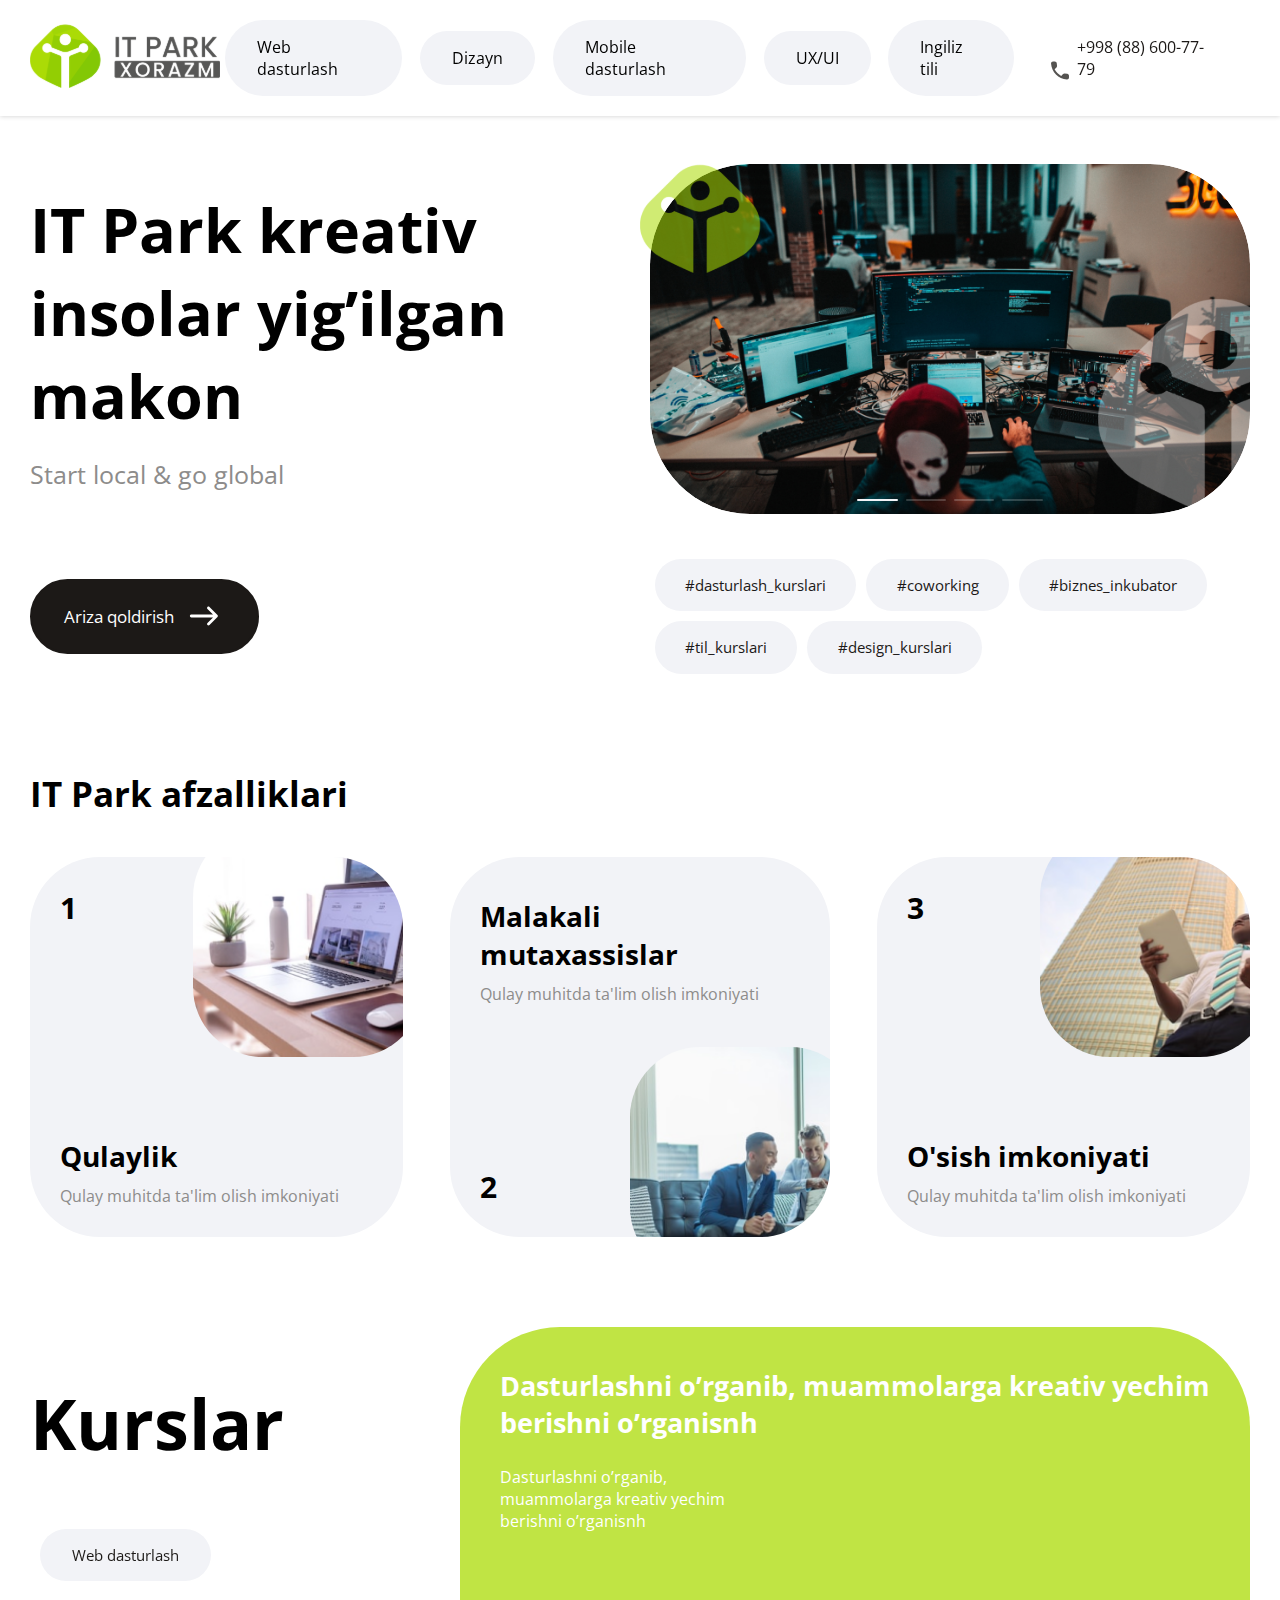
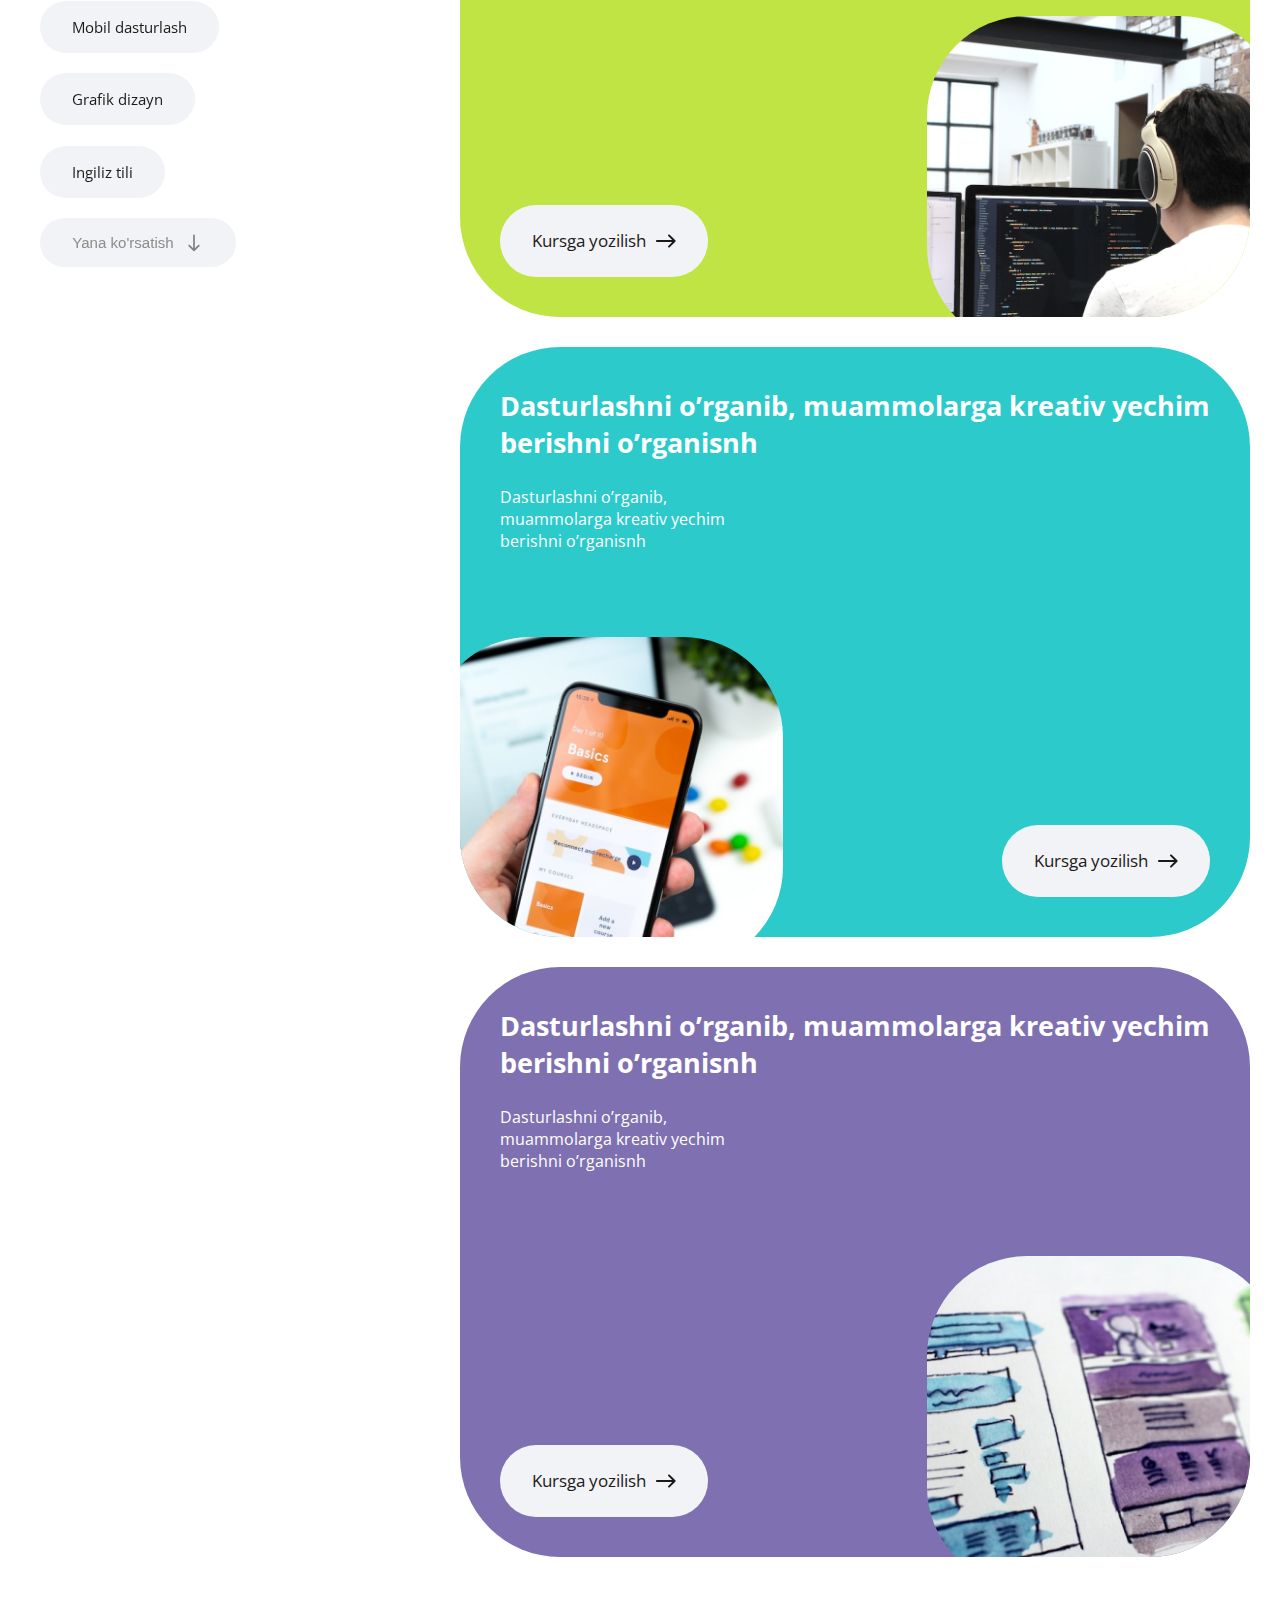
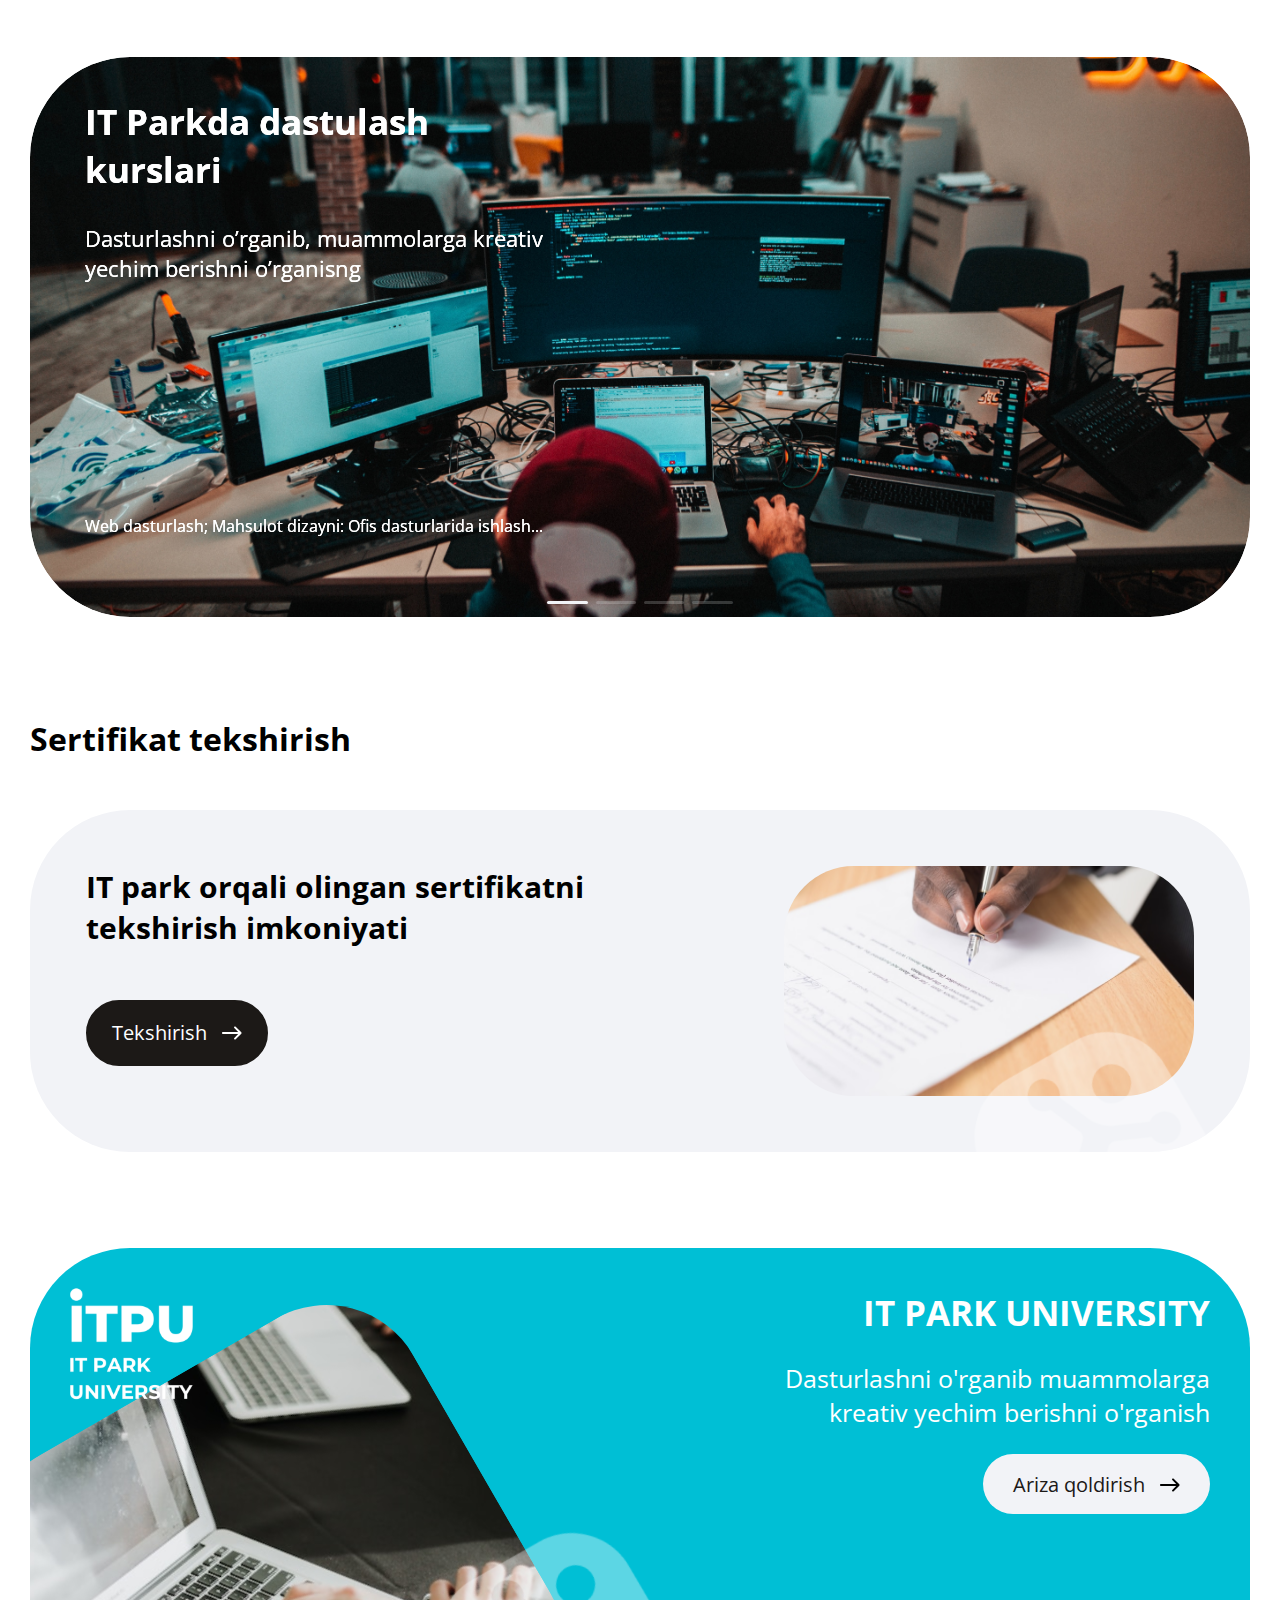
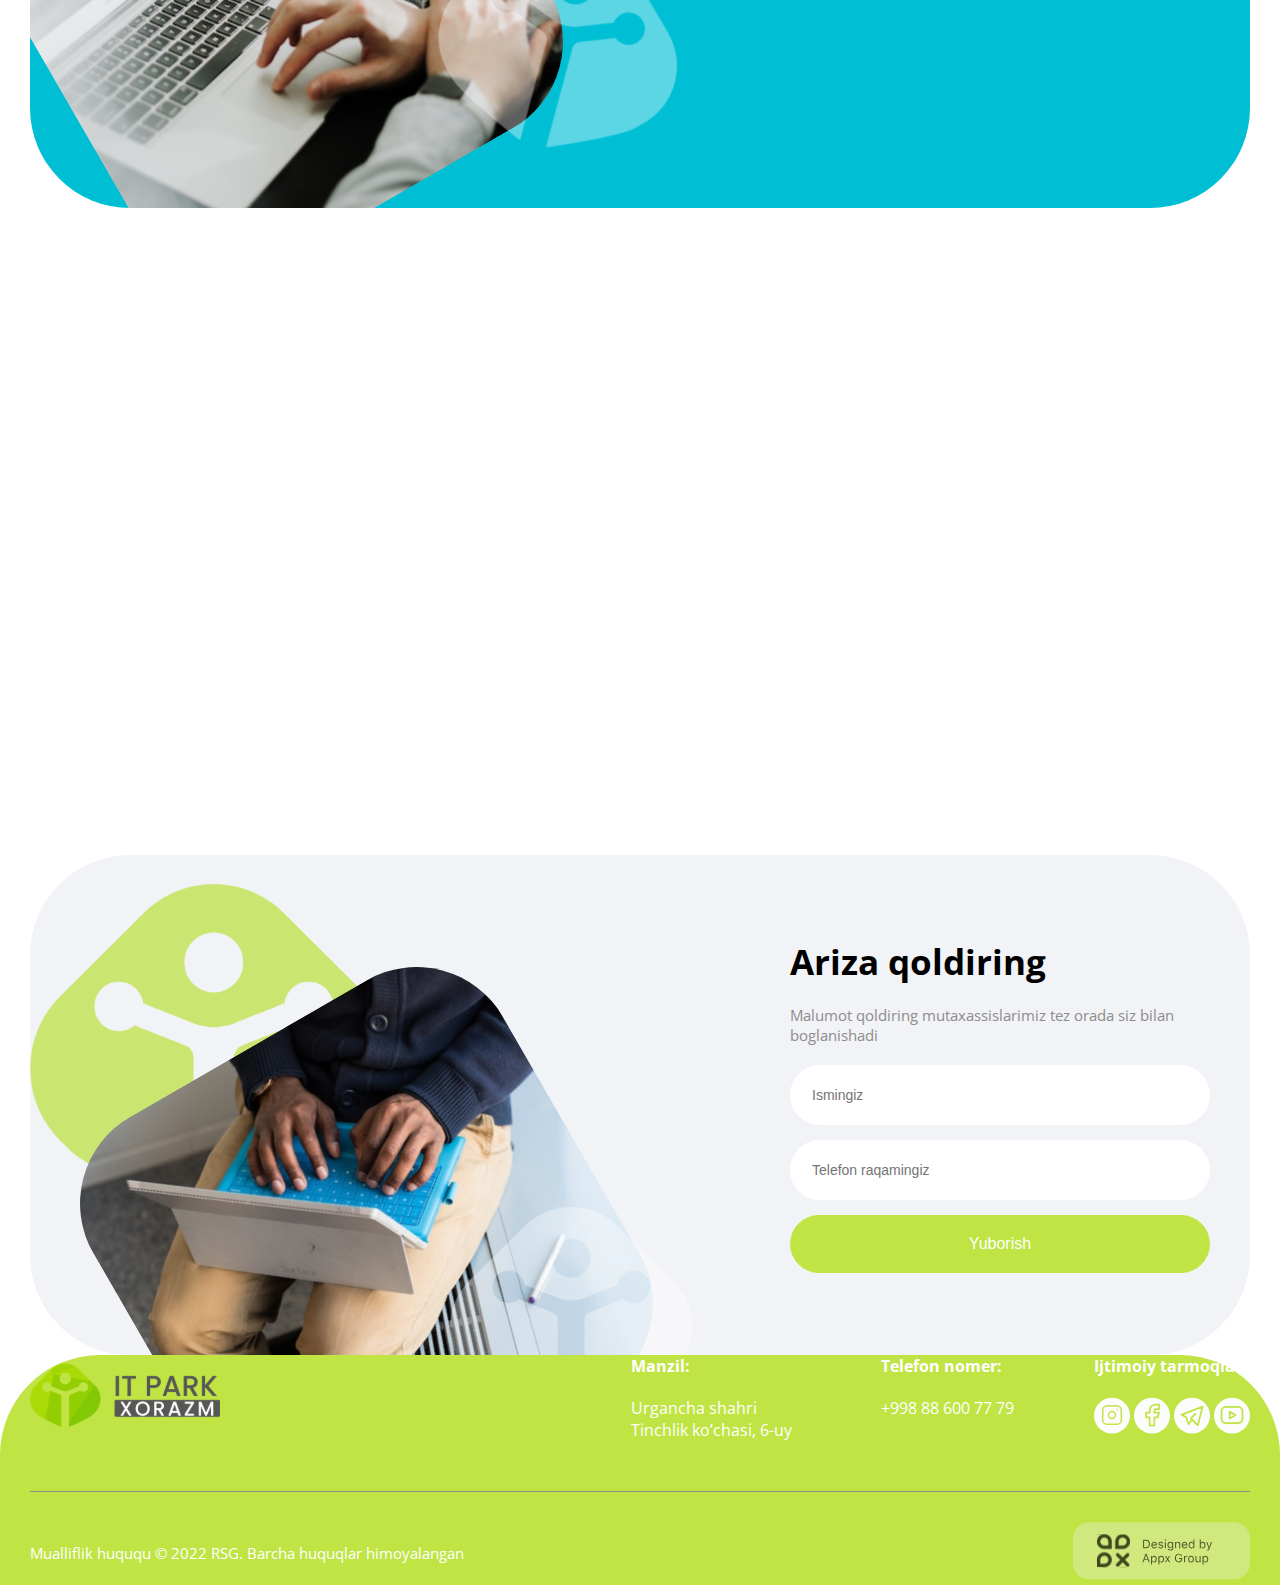
<file: index.html>
<!DOCTYPE html>
<html lang="en">
  <head>
    <meta charset="UTF-8" />
    <meta http-equiv="X-UA-Compatible" content="IE=edge" />
    <meta name="viewport" content="width=device-width, initial-scale=1.0" />
    <title>IT Park</title>
    <link rel="stylesheet" href="/style/main.css" />
    <link
      rel="stylesheet"
      href="https://cdn.jsdelivr.net/npm/swiper/swiper-bundle.min.css"
    />
  </head>
  <body>
    <div class="wrapper">
      <!-- <header class="header">
        <div class="container">
          <div class="header__container">
            <div class="header__left">
              <a href="./index.html" class="logo__link"
                ><img
                  src="./assets/icons/header-logo.svg"
                  alt="logo"
                  class="header__logo"
              /></a>
            </div>
            <div class="header__right">
              <nav class="header__navbar">
                <a href="#home" class="header__link" id="link">Bosh Sahifa</a>
                <a href="#courses" class="header__link" id="link">Kurslar</a>
                <a href="#aboutus" class="header__link" id="link"
                  >Biz haqimizda</a
                >
                <a href="#application" class="header__link" id="link">A'loqa</a>
                <div class="header__lessons">
                  <a href="#" class="lessons" id="link">Web dasturlash</a>
                  <a href="#" class="lessons" id="link">Dizayn</a>
                  <a href="#" class="lessons" id="link">Mobil dasturlash</a>
                  <a href="#" class="lessons" id="link">UX/UI</a>
                  <a href="#" class="lessons" id="link">Ingiliz tili</a>
                </div>
                <a href="tel:+998886007779" class="header__link" id="link">
                  <svg
                    class="header__phone"
                    width="18"
                    height="19"
                    viewBox="0 0 18 19"
                    fill="none"
                    xmlns="http://www.w3.org/2000/svg"
                  >
                    <path
                      d="M16.23 12.76L13.69 12.47C13.08 12.4 12.48 12.61 12.05 13.04L10.21 14.88C7.37998 13.44 5.05998 11.13 3.61998 8.29001L5.46998 6.44001C5.89998 6.01001 6.10998 5.41001 6.03998 4.80001L5.74998 2.28001C5.62998 1.27001 4.77998 0.51001 3.75998 0.51001H2.02998C0.89998 0.51001 -0.0400204 1.45001 0.0299796 2.58001C0.55998 11.12 7.38998 17.94 15.92 18.47C17.05 18.54 17.99 17.6 17.99 16.47V14.74C18 13.73 17.24 12.88 16.23 12.76Z"
                      fill="#555351"
                    />
                  </svg>
                  +998 88 600 77 79
                </a>
              </nav>
            </div>
            <button class="header__btn" id="burger">
              <span class="btn"></span><span class="btn"></span
              ><span class="btn"></span>
            </button>
          </div>
        </div>
      </header> -->
      <header class="header">
        <div class="container">
          <div class="header__container">
            <div class="header__left">
              <a href="#" class="header__logo-link">
                <img
                  src="./assets/icons/header-logo.svg"
                  alt="logo"
                  class="header__logo"
                />
              </a>
            </div>
            <div class="header__center">
              <nav class="navbar">
                <a href="#" class="navbar__link">Bosh sahifa</a
                ><a href="#" class="navbar__link">Kurslar</a
                ><a href="#" class="navbar__link">Biz haqimizda</a
                ><a href="#" class="navbar__link">A'loqa</a>
              </nav>
              <span class="lessons">
                <p class="lessons__item">Web dasturlash</p>
                <p class="lessons__item">Dizayn</p>
                <p class="lessons__item">Mobile dasturlash</p>
                <p class="lessons__item">UX/UI</p>
                <p class="lessons__item">Ingiliz tili</p>
              </span>
            </div>
            <div class="header__right">
              <a href="tel:+998886007779" class="header__phone">
                <img
                  src="./assets/icons/phone-icon.svg"
                  alt="icon"
                  class="header__phone-icon"
                />
                +998 (88) 600-77-79</a
              >
            </div>
          </div>
        </div>
      </header>
      <main class="main">
        <section class="home" id="home">
          <div class="container">
            <div class="home__container">
              <div class="home__top">
                <div class="home__title">
                  <h1 class="title__name">
                    IT Park kreativ insolar yig’ilgan makon
                  </h1>
                  <p class="title__subtitle">Start local & go global</p>
                </div>
                <div class="home__swiper">
                  <img
                    class="home__logo"
                    src="./assets/icons/itpark-emblema.svg"
                    alt="icon"
                  />
                  <img
                    class="home__greenlogo"
                    src="./assets/icons/itpark-green-emblema.svg"
                    alt="icon"
                  />
                  <div class="swiper mySwiper">
                    <div class="swiper-wrapper">
                      <div class="swiper-slide">
                        <img
                          class="swiper-img"
                          src="./assets/images/swiper-1/arian-darvishi-wh-RPfR_3_M-unsplash.jpg"
                          alt="image"
                        />
                      </div>
                      <div class="swiper-slide">
                        <img
                          class="swiper-img"
                          src="./assets/images/swiper-1/arian-darvishi-wh-RPfR_3_M-unsplash.jpg"
                          alt="image"
                        />
                      </div>
                      <div class="swiper-slide">
                        <img
                          class="swiper-img"
                          src="./assets/images/swiper-1/arian-darvishi-wh-RPfR_3_M-unsplash.jpg"
                          alt="image"
                        />
                      </div>
                      <div class="swiper-slide">
                        <img
                          class="swiper-img"
                          src="./assets/images/swiper-1/arian-darvishi-wh-RPfR_3_M-unsplash.jpg"
                          alt="image"
                        />
                      </div>
                    </div>
                    <div class="swiper-pagination"></div>
                  </div>
                </div>
              </div>
              <div class="home__down">
                <div class="home__application">
                  <a href="#application" class="application__link">
                    Ariza qoldirish
                    <svg
                      class="application__icon"
                      width="40"
                      height="20 "
                      viewBox="0 0 20 14"
                      fill="none"
                      xmlns="http://www.w3.org/2000/svg"
                    >
                      <path
                        d="M12.29 0.70998C11.9 1.09998 11.9 1.72998 12.29 2.11998L16.17 5.99998H1C0.45 5.99998 0 6.44998 0 6.99998C0 7.54998 0.45 7.99998 1 7.99998H16.18L12.3 11.88C11.91 12.27 11.91 12.9 12.3 13.29C12.69 13.68 13.32 13.68 13.71 13.29L19.3 7.69998C19.69 7.30998 19.69 6.67998 19.3 6.28998L13.7 0.70998C13.32 0.31998 12.68 0.31998 12.29 0.70998Z"
                        fill="white"
                      />
                    </svg>
                  </a>
                </div>
                <div class="home__hashtags">
                  <a href="" class="hashtag__item">#dasturlash_kurslari</a>
                  <a href="" class="hashtag__item">#coworking</a>
                  <a href="" class="hashtag__item">#biznes_inkubator</a>
                  <a href="" class="hashtag__item">#til_kurslari</a>
                  <a href="" class="hashtag__item">#design_kurslari</a>
                </div>
              </div>
            </div>
          </div>
        </section>
        <section class="benefits">
          <div class="container">
            <div class="benefits__container">
              <div class="benefits__top">
                <h1 class="benefits__title">IT Park afzalliklari</h1>
              </div>
              <div class="benefits__down">
                <div class="benefits__card card-1">
                  <div class="card__top">
                    <h1 class="card__number">1</h1>
                    <img
                      src="./assets/images/goods/1-goods.png"
                      alt="image"
                      class="card__img"
                    />
                  </div>
                  <div class="card__info">
                    <h1 class="card__title">Qulaylik</h1>
                    <p class="card__text">
                      Qulay muhitda ta'lim olish imkoniyati
                    </p>
                  </div>
                </div>
                <div class="benefits__card card__reverse card-2">
                  <div class="card__top">
                    <h1 class="card__number">2</h1>
                    <img
                      src="./assets/images/goods/2-goods.png"
                      alt="image"
                      class="card__img"
                    />
                  </div>
                  <div class="card__info">
                    <h1 class="card__title">Malakali mutaxassislar</h1>
                    <p class="card__text">
                      Qulay muhitda ta'lim olish imkoniyati
                    </p>
                  </div>
                </div>
                <div class="benefits__card card-3">
                  <div class="card__top">
                    <h1 class="card__number">3</h1>
                    <img
                      src="./assets/images/goods/3-goods.png"
                      alt="image"
                      class="card__img"
                    />
                  </div>
                  <div class="card__info">
                    <h1 class="card__title">O'sish imkoniyati</h1>
                    <p class="card__text">
                      Qulay muhitda ta'lim olish imkoniyati
                    </p>
                  </div>
                </div>
              </div>
            </div>
          </div>
        </section>
        <section class="courses" id="courses">
          <div class="container">
            <div class="courses__container">
              <div class="courses__sidebar">
                <div class="courses__title">
                  <h1 class="main__title">Kurslar</h1>
                </div>
                <div class="courses__types">
                  <a href="" class="courses__name">Web dasturlash</a>
                  <a href="" class="courses__name">Mobil dasturlash</a>
                  <a href="" class="courses__name">Grafik dizayn</a>
                  <a href="" class="courses__name">Ingiliz tili</a>
                  <div class="other__courses">
                    <a href="" class="courses__name">UX/ui</a>
                    <a href="" class="courses__name">UX/UI</a>
                    <a href="" class="courses__name">UX/UI</a>
                    <a href="" class="courses__name">UX/UI</a>
                  </div>
                  <button class="see__more-btn" id="moreBtn">
                    Yana ko'rsatish
                    <svg
                      class="more__icon"
                      width="20"
                      height="14"
                      viewBox="0 0 20 14"
                      fill="none"
                      xmlns="http://www.w3.org/2000/svg"
                    >
                      <path
                        d="M12.29 0.70998C11.9 1.09998 11.9 1.72998 12.29 2.11998L16.17 5.99998H1C0.45 5.99998 0
                       6.44998 0 6.99998C0 7.54998 0.45 7.99998 1 7.99998H16.18L12.3 11.88C11.91 12.27 11.91 12.9 12.3
                        13.29C12.69 13.68 13.32 13.68 13.71 13.29L19.3 7.69998C19.69 7.30998 19.69 6.67998 19.3 6.28998L13.7
                         0.70998C13.32 0.31998 12.68 0.31998 12.29 0.70998Z"
                        fill="gray"
                      />
                    </svg>
                  </button>
                </div>
              </div>
              <div class="courses__article">
                <div class="article__card article-1">
                  <div class="article__top">
                    <h1 class="article__title">
                      Dasturlashni o’rganib, muammolarga kreativ yechim berishni
                      o’rganisnh
                    </h1>
                    <p class="article__text">
                      Dasturlashni o’rganib, muammolarga kreativ yechim berishni
                      o’rganisnh
                    </p>
                  </div>
                  <div class="article__down">
                    <a class="article__btn" href="#application">
                      Kursga yozilish
                      <svg
                        class="article__icon"
                        width="20"
                        height="14"
                        viewBox="0 0 20 14"
                        fill="none"
                        xmlns="http://www.w3.org/2000/svg"
                      >
                        <path
                          d="M12.29 0.70998C11.9 1.09998 11.9 1.72998 12.29 2.11998L16.17 5.99998H1C0.45 5.99998 0 6.44998 0 6.99998C0 7.54998 0.45 7.99998 1 7.99998H16.18L12.3 11.88C11.91 12.27 11.91 12.9 12.3 13.29C12.69 13.68 13.32 13.68 13.71 13.29L19.3 7.69998C19.69 7.30998 19.69 6.67998 19.3 6.28998L13.7 0.70998C13.32 0.31998 12.68 0.31998 12.29 0.70998Z"
                          fill="white"
                        />
                      </svg>
                    </a>
                    <img
                      class="article__img"
                      src="./assets/images/article/Rectangle 6.png"
                      alt="img"
                    />
                  </div>
                </div>
                <div class="article__card article-2">
                  <div class="article__top">
                    <h1 class="article__title">
                      Dasturlashni o’rganib, muammolarga kreativ yechim berishni
                      o’rganisnh
                    </h1>
                    <p class="article__text">
                      Dasturlashni o’rganib, muammolarga kreativ yechim berishni
                      o’rganisnh
                    </p>
                  </div>
                  <div class="article__down">
                    <a href="#application" class="article__btn">
                      Kursga yozilish
                      <svg
                        class="article__icon"
                        width="20"
                        height="14"
                        viewBox="0 0 20 14"
                        fill="none"
                        xmlns="http://www.w3.org/2000/svg"
                      >
                        <path
                          d="M12.29 0.70998C11.9 1.09998 11.9 1.72998 12.29 2.11998L16.17 5.99998H1C0.45 5.99998 0 6.44998 0 6.99998C0 7.54998 0.45 7.99998 1 7.99998H16.18L12.3 11.88C11.91 12.27 11.91 12.9 12.3 13.29C12.69 13.68 13.32 13.68 13.71 13.29L19.3 7.69998C19.69 7.30998 19.69 6.67998 19.3 6.28998L13.7 0.70998C13.32 0.31998 12.68 0.31998 12.29 0.70998Z"
                          fill="white"
                        />
                      </svg>
                    </a>
                    <img
                      class="article__img"
                      src="./assets/images/article/Rectangle 6 (1).png"
                      alt="img"
                    />
                  </div>
                </div>
                <div class="article__card article-3">
                  <div class="article__top">
                    <h1 class="article__title">
                      Dasturlashni o’rganib, muammolarga kreativ yechim berishni
                      o’rganisnh
                    </h1>
                    <p class="article__text">
                      Dasturlashni o’rganib, muammolarga kreativ yechim berishni
                      o’rganisnh
                    </p>
                  </div>
                  <div class="article__down">
                    <a href="#application" class="article__btn">
                      Kursga yozilish
                      <svg
                        class="article__icon"
                        width="20"
                        height="14"
                        viewBox="0 0 20 14"
                        fill="none"
                        xmlns="http://www.w3.org/2000/svg"
                      >
                        <path
                          d="M12.29 0.70998C11.9 1.09998 11.9 1.72998 12.29 2.11998L16.17 5.99998H1C0.45 5.99998 0 6.44998 0 6.99998C0 7.54998 0.45 7.99998 1 7.99998H16.18L12.3 11.88C11.91 12.27 11.91 12.9 12.3 13.29C12.69 13.68 13.32 13.68 13.71 13.29L19.3 7.69998C19.69 7.30998 19.69 6.67998 19.3 6.28998L13.7 0.70998C13.32 0.31998 12.68 0.31998 12.29 0.70998Z"
                          fill="white"
                        />
                      </svg>
                    </a>
                    <img
                      class="article__img"
                      src="./assets/images/article/Rectangle 6 (2).png"
                      alt="img"
                    />
                  </div>
                </div>
              </div>
            </div>
          </div>
        </section>
        <section class="aboutus" id="aboutus">
          <div class="container">
            <div class="aboutus__container">
              <div class="swiper mySwiper swiper__container">
                <div class="swiper-wrapper">
                  <div class="swiper-slide">
                    <div class="aboutus__top">
                      <div>
                        <h1 class="aboutus__title">
                          IT Parkda dastulash kurslari
                        </h1>
                        <p class="aboutus__text">
                          Dasturlashni o’rganib, muammolarga kreativ yechim
                          berishni o’rganisng
                        </p>
                      </div>
                      <div>
                        <p class="aboutus__subtext">
                          Web dasturlash; Mahsulot dizayni: Ofis dasturlarida
                          ishlash...
                        </p>
                      </div>
                    </div>
                    <div class="aboutus__top">
                      <div>
                        <h1 class="aboutus__title">
                          IT Parkda dastulash kurslari
                        </h1>
                        <p class="aboutus__text">
                          Dasturlashni o’rganib, muammolarga kreativ yechim
                          berishni o’rganisng
                        </p>
                      </div>
                      <div>
                        <p class="aboutus__subtext">
                          Web dasturlash; Mahsulot dizayni: Ofis dasturlarida
                          ishlash...
                        </p>
                      </div>
                    </div>
                    <img
                      class="slide-image"
                      src="./assets/images/swiper-1/arian-darvishi-wh-RPfR_3_M-unsplash.jpg"
                      alt=""
                    />
                  </div>
                  <div class="swiper-slide">
                    <div class="aboutus__top">
                      <div>
                        <h1 class="aboutus__title">
                          IT Parkda dastulash kurslari
                        </h1>
                        <p class="aboutus__text">
                          Dasturlashni o’rganib, muammolarga kreativ yechim
                          berishni o’rganisng
                        </p>
                      </div>
                      <div>
                        <p class="aboutus__subtext">
                          Web dasturlash; Mahsulot dizayni: Ofis dasturlarida
                          ishlash...
                        </p>
                      </div>
                    </div>
                    <img
                      class="slide-image"
                      src="./assets/images/swiper-1/arian-darvishi-wh-RPfR_3_M-unsplash.jpg"
                      alt=""
                    />
                  </div>
                  <div class="swiper-slide">
                    <div class="aboutus__top">
                      <div>
                        <h1 class="aboutus__title">
                          IT Parkda dastulash kurslari
                        </h1>
                        <p class="aboutus__text">
                          Dasturlashni o’rganib, muammolarga kreativ yechim
                          berishni o’rganisng
                        </p>
                      </div>
                      <div>
                        <p class="aboutus__subtext">
                          Web dasturlash; Mahsulot dizayni: Ofis dasturlarida
                          ishlash...
                        </p>
                      </div>
                    </div>
                    <img
                      class="slide-image"
                      src="./assets/images/swiper-1/arian-darvishi-wh-RPfR_3_M-unsplash.jpg"
                      alt=""
                    />
                  </div>
                  <div class="swiper-slide">
                    <div class="aboutus__top">
                      <div>
                        <h1 class="aboutus__title">
                          IT Parkda dastulash kurslari
                        </h1>
                        <p class="aboutus__text">
                          Dasturlashni o’rganib, muammolarga kreativ yechim
                          berishni o’rganisng
                        </p>
                      </div>
                      <div>
                        <p class="aboutus__subtext">
                          Web dasturlash; Mahsulot dizayni: Ofis dasturlarida
                          ishlash...
                        </p>
                      </div>
                    </div>
                    <img
                      class="slide-image"
                      src="./assets/images/swiper-1/arian-darvishi-wh-RPfR_3_M-unsplash.jpg"
                      alt=""
                    />
                  </div>
                </div>
                <div class="swiper-pagination"></div>
              </div>
            </div>
          </div>
        </section>
        <section class="check">
          <div class="container">
            <div class="check__container">
              <div class="check__top">
                <h1 class="check__title">Sertifikat tekshirish</h1>
              </div>
              <div class="check__down">
                <div class="check__info">
                  <h2 class="info__title">
                    IT park orqali olingan sertifikatni tekshirish imkoniyati
                  </h2>
                  <a href="./check.html" class="info__link"
                    >Tekshirish
                    <svg
                      class="info__icon"
                      width="20"
                      height="14"
                      viewBox="0 0 20 14"
                      fill="none"
                      xmlns="http://www.w3.org/2000/svg"
                    >
                      <path
                        d="M12.29 0.70998C11.9 1.09998 11.9 1.72998 12.29 2.11998L16.17 5.99998H1C0.45 5.99998 0
                       6.44998 0 6.99998C0 7.54998 0.45 7.99998 1 7.99998H16.18L12.3 11.88C11.91 12.27 11.91 12.9 12.3
                        13.29C12.69 13.68 13.32 13.68 13.71 13.29L19.3 7.69998C19.69 7.30998 19.69 6.67998 19.3 6.28998L13.7
                         0.70998C13.32 0.31998 12.68 0.31998 12.29 0.70998Z"
                        fill="white"
                      />
                    </svg>
                  </a>
                </div>
                <div class="check__img">
                  <img
                    class="check__picture"
                    src="./assets/images/Rectangle 3.png"
                    alt="image"
                  />
                </div>
                <img
                  class="check__logo"
                  src="./assets/icons/itpark-emblema.svg"
                  alt="logo"
                />
              </div>
            </div>
          </div>
        </section>
        <section class="university">
          <div class="container">
            <div class="university__container">
              <div class="university__logos">
                <img
                  class="itpu__logo"
                  src="./assets/icons/image 3.svg"
                  alt=""
                />
                <img
                  class="itpu__image"
                  src="./assets/images/Rectangle 3 (1).png"
                  alt=""
                />
                <img
                  class="itp__logo"
                  src="./assets/icons/Frame 260 (1).svg"
                  alt=""
                />
              </div>
              <div class="university__about">
                <h1 class="about__title">IT PARK UNIVERSITY</h1>
                <p class="about__text">
                  Dasturlashni o'rganib muammolarga kreativ yechim berishni
                  o'rganish
                </p>
                <a href="#application" class="about__link"
                  >Ariza qoldirish
                  <svg
                    class="link__icon"
                    width="20"
                    height="14"
                    viewBox="0 0 20 14"
                    fill="none"
                    xmlns="http://www.w3.org/2000/svg"
                  >
                    <path
                      d="M12.29 0.70998C11.9 1.09998 11.9 1.72998 12.29 2.11998L16.17 5.99998H1C0.45 5.99998 
                    0 6.44998 0 6.99998C0 7.54998 0.45 7.99998 1 7.99998H16.18L12.3 11.88C11.91 12.27 11.91 12.9 
                    12.3 13.29C12.69 13.68 13.32 13.68 13.71 13.29L19.3 7.69998C19.69 7.30998 19.69 6.67998 19.3 
                    6.28998L13.7 0.70998C13.32 0.31998 12.68 0.31998 12.29 0.70998Z"
                      fill="white"
                    />
                  </svg>
                </a>
              </div>
            </div>
          </div>
        </section>
        <section class="location">
          <div class="container">
            <div class="location__container">
              <iframe
                class="location__map"
                src="https://www.google.com/maps/embed?pb=!1m18!1m12!1m3!1d790.7563167207268!2d60.62207991629031!3d41.55845799054057!2m3!1f0!2f0!3f0!3m2!1i1024!2i768!4f13.1!3m3!1m2!1s0x41dfc9842c81fc9d%3A0x9e434d2b8a616ce9!2sIT%20Park!5e0!3m2!1sru!2s!4v1674020818596!5m2!1sru!2s"
                height="450"
                allowfullscreen=""
                loading="lazy"
                referrerpolicy="no-referrer-when-downgrade"
              ></iframe>
            </div>
          </div>
        </section>
      </main>
      <footer class="footer">
        <div class="footer__top" id="application">
          <div class="container">
            <div class="top__container">
              <div class="footer__images">
                <img
                  src="./assets/icons/itpark-green-emblema.svg"
                  alt="logo"
                  class="footer__gren-logo"
                />
                <img
                  src="./assets/images/Rectangle 3 (2).png"
                  alt="image"
                  class="footer__image"
                />
                <img
                  src="./assets/icons/itpark-emblema.svg"
                  alt="logo"
                  class="footer__white-logo"
                />
              </div>
              <div class="footer__application" id="application">
                <h1 class="application__title">Ariza qoldiring</h1>
                <p class="application__text">
                  Malumot qoldiring mutaxassislarimiz tez orada siz bilan
                  boglanishadi
                </p>
                <form action="" class="application__input">
                  <input
                    id="inputName"
                    class="input__name"
                    type="text"
                    placeholder="Ismingiz"
                  />
                  <p id="errorName" class="input__error">Ismni kiriting !</p>
                  <p id="errorNametext" class="input__error">
                    Iltimos faqat ism kiriting !
                  </p>
                  <input
                    id="inputTel"
                    class="input__tel"
                    type="tel"
                    placeholder="Telefon raqamingiz"
                  />
                  <p id="errortelnum" class="input__error">
                    Iltimos faqat raqam kiriting!
                  </p>
                  <p id="errorTel" class="input__error">
                    Telefon raqam uzunligi 19 bo'lishi kerak !
                  </p>
                  <button id="submitBtn" class="input__submit">Yuborish</button>
                </form>
              </div>
            </div>
          </div>
        </div>
        <div class="footer__down">
          <div class="container">
            <div class="down__container">
              <div class="footer__navbar">
                <div class="footer__left">
                  <img
                    class="footer__logo"
                    src="./assets/icons/header-logo.svg"
                    alt="image"
                  />
                </div>
                <div class="footer__right">
                  <div class="about__location">
                    <h4 class="footer__title">Manzil:</h4>
                    <a href="#" class="location__link"
                      >Urgancha shahri Tinchlik ko’chasi, 6-uy
                    </a>
                  </div>
                  <div class="about__telephone">
                    <h4 class="footer__title">Telefon nomer:</h4>
                    <a href="tel:+998886007779" class="telephone__link"
                      >+998 88 600 77 79</a
                    >
                  </div>
                  <div class="about__sm">
                    <div class="sm__title">
                      <h4 class="footer__title">Ijtimoiy tarmoqlar</h4>
                    </div>
                    <div class="sm__links">
                      <svg
                        class="insta__icon"
                        width="36"
                        height="37"
                        viewBox="0 0 36 37"
                        fill="none"
                        xmlns="http://www.w3.org/2000/svg"
                      >
                        <ellipse
                          cx="18"
                          cy="18.6349"
                          rx="18"
                          ry="17.9299"
                          fill="#FCFCFC"
                        />
                        <g clip-path="url(#clip0_127_471)">
                          <path
                            d="M22.667 8.66675H13.3337C10.7563 8.66675 8.66699 10.7561 8.66699 13.3334V22.6667C8.66699 25.2441 10.7563 27.3334 13.3337 27.3334H22.667C25.2443 27.3334 27.3337 25.2441 27.3337 22.6667V13.3334C27.3337 10.7561 25.2443 8.66675 22.667 8.66675Z"
                            stroke="#C0E444"
                            stroke-width="1.5"
                            stroke-linecap="round"
                            stroke-linejoin="round"
                          />
                          <path
                            d="M18 21.5C19.933 21.5 21.5 19.933 21.5 18C21.5 16.067 19.933 14.5 18 14.5C16.067 14.5 14.5 16.067 14.5 18C14.5 19.933 16.067 21.5 18 21.5Z"
                            stroke="#C0E444"
                            stroke-width="1.5"
                            stroke-linecap="round"
                            stroke-linejoin="round"
                          />
                          <path
                            d="M23.25 12.75V12.751"
                            stroke="#C0E444"
                            stroke-width="1.5"
                            stroke-linecap="round"
                            stroke-linejoin="round"
                          />
                        </g>
                        <defs>
                          <clipPath id="clip0_127_471">
                            <rect
                              width="28"
                              height="27.8909"
                              fill="white"
                              transform="translate(4 4.6897)"
                            />
                          </clipPath>
                        </defs>
                      </svg>
                      <svg
                        class="facebook__icon"
                        width="36"
                        height="37"
                        viewBox="0 0 36 37"
                        fill="none"
                        xmlns="http://www.w3.org/2000/svg"
                      >
                        <ellipse
                          cx="18"
                          cy="18.6349"
                          rx="18"
                          ry="17.9299"
                          fill="#FCFCFC"
                        />
                        <g clip-path="url(#clip0_127_478)">
                          <path
                            d="M12.167 15.6667V20.3333H15.667V28.5H20.3337V20.3333H23.8337L25.0003 15.6667H20.3337V13.3333C20.3337 13.0239 20.4566 12.7272 20.6754 12.5084C20.8942 12.2896 21.1909 12.1667 21.5003 12.1667H25.0003V7.5H21.5003C19.9532 7.5 18.4695 8.11458 17.3755 9.20854C16.2816 10.3025 15.667 11.7862 15.667 13.3333V15.6667H12.167Z"
                            stroke="#C0E444"
                            stroke-width="1.75"
                            stroke-linecap="round"
                            stroke-linejoin="round"
                          />
                        </g>
                        <defs>
                          <clipPath id="clip0_127_478">
                            <rect
                              width="28"
                              height="27.8909"
                              fill="white"
                              transform="translate(4 4.6897)"
                            />
                          </clipPath>
                        </defs>
                      </svg>
                      <svg
                        class="telegram__icon"
                        width="36"
                        height="37"
                        viewBox="0 0 36 37"
                        fill="none"
                        xmlns="http://www.w3.org/2000/svg"
                      >
                        <ellipse
                          cx="18"
                          cy="18.6349"
                          rx="18"
                          ry="17.9299"
                          fill="#FCFCFC"
                        />
                        <g clip-path="url(#clip0_127_483)">
                          <path
                            d="M21.5 16.6667L16.8333 21.3334L23.8333 28.3334L28.5 9.66675L7.5 17.8334L12.1667 20.1667L14.5 27.1667L18 22.5001"
                            stroke="#C0E444"
                            stroke-width="1.75"
                            stroke-linecap="round"
                            stroke-linejoin="round"
                          />
                        </g>
                        <defs>
                          <clipPath id="clip0_127_483">
                            <rect
                              width="28"
                              height="27.8909"
                              fill="white"
                              transform="translate(4 5.68579)"
                            />
                          </clipPath>
                        </defs>
                      </svg>
                      <svg
                        class="youtube__icon"
                        width="36"
                        height="37"
                        viewBox="0 0 36 37"
                        fill="none"
                        xmlns="http://www.w3.org/2000/svg"
                      >
                        <ellipse
                          cx="18"
                          cy="18.6349"
                          rx="18"
                          ry="17.9299"
                          fill="#FCFCFC"
                        />
                        <g clip-path="url(#clip0_127_488)">
                          <path
                            d="M23.8333 9.83325H12.1667C9.58934 9.83325 7.5 11.9226 7.5 14.4999V21.4999C7.5 24.0772 9.58934 26.1666 12.1667 26.1666H23.8333C26.4107 26.1666 28.5 24.0772 28.5 21.4999V14.4999C28.5 11.9226 26.4107 9.83325 23.8333 9.83325Z"
                            stroke="#C0E444"
                            stroke-width="1.75"
                            stroke-linecap="round"
                            stroke-linejoin="round"
                          />
                          <path
                            d="M15.667 14.5L21.5003 18L15.667 21.5V14.5Z"
                            stroke="#C0E444"
                            stroke-width="1.75"
                            stroke-linecap="round"
                            stroke-linejoin="round"
                          />
                        </g>
                        <defs>
                          <clipPath id="clip0_127_488">
                            <rect
                              width="28"
                              height="27.8909"
                              fill="white"
                              transform="translate(4 4.6897)"
                            />
                          </clipPath>
                        </defs>
                      </svg>
                    </div>
                  </div>
                </div>
              </div>
              <div class="footer__info">
                <div class="footer__rights">
                  <p class="rights__text">
                    Mualliflik huququ © 2022 RSG. Barcha huquqlar himoyalangan
                  </p>
                </div>
                <div class="footer__maker">
                  <svg
                    class="appx__logo"
                    width="177"
                    height="58"
                    viewBox="0 0 177 58"
                    fill="none"
                    xmlns="http://www.w3.org/2000/svg"
                    xmlns:xlink="http://www.w3.org/1999/xlink"
                  >
                    <g opacity="0.8" filter="url(#filter0_b_127_457)">
                      <rect
                        y="0.284424"
                        width="177"
                        height="57"
                        rx="16"
                        fill="#F2F3F7"
                        fill-opacity="0.4"
                      />
                      <g opacity="0.86">
                        <rect
                          x="24"
                          y="12.2844"
                          width="33"
                          height="33"
                          fill="url(#pattern0)"
                        />
                        <path
                          d="M70.0781 26.2844H72.9785C75.4922 26.2844 76.9688 24.72 76.9688 22.0598V22.0481C76.9688 19.3938 75.4863 17.8293 72.9785 17.8293H70.0781V26.2844ZM71.1328 25.3352V18.7786H72.9082C74.7832 18.7786 75.8906 19.9973 75.8906 22.0598V22.0715C75.8906 24.1282 74.7949 25.3352 72.9082 25.3352H71.1328ZM81.2461 26.3958C82.7344 26.3958 83.6367 25.552 83.8535 24.6965L83.8652 24.6497H82.8457L82.8223 24.7024C82.6523 25.0833 82.125 25.4875 81.2695 25.4875C80.1445 25.4875 79.4238 24.7258 79.3945 23.4192H83.9414V23.0208C83.9414 21.134 82.8984 19.8567 81.1816 19.8567C79.4648 19.8567 78.3516 21.1926 78.3516 23.1438V23.1497C78.3516 25.1301 79.4414 26.3958 81.2461 26.3958ZM81.1758 20.7649C82.1074 20.7649 82.7988 21.3567 82.9043 22.6047H79.4121C79.5234 21.4036 80.2383 20.7649 81.1758 20.7649ZM87.6914 26.3958C89.127 26.3958 90.2227 25.6165 90.2227 24.4915V24.4797C90.2227 23.5774 89.6484 23.0618 88.459 22.7747L87.4863 22.5403C86.7422 22.3586 86.4258 22.0891 86.4258 21.6614V21.6497C86.4258 21.093 86.9766 20.7063 87.7266 20.7063C88.4883 20.7063 88.9805 21.052 89.1152 21.55H90.1172C89.9766 20.5188 89.0566 19.8567 87.7324 19.8567C86.3906 19.8567 85.3828 20.6477 85.3828 21.6965V21.7024C85.3828 22.6106 85.916 23.1262 87.0996 23.4075L88.0781 23.6418C88.8574 23.8293 89.1797 24.1282 89.1797 24.5559V24.5676C89.1797 25.1418 88.5762 25.5461 87.7266 25.5461C86.918 25.5461 86.4141 25.2004 86.2441 24.6731H85.2012C85.3184 25.7161 86.2852 26.3958 87.6914 26.3958ZM92.3438 18.7493C92.7305 18.7493 93.0469 18.4329 93.0469 18.0461C93.0469 17.6594 92.7305 17.343 92.3438 17.343C91.957 17.343 91.6406 17.6594 91.6406 18.0461C91.6406 18.4329 91.957 18.7493 92.3438 18.7493ZM91.8281 26.2844H92.8477V19.968H91.8281V26.2844ZM97.3711 28.511C99.0938 28.511 100.184 27.6086 100.184 26.1965V19.968H99.1641V21.011H99.0938C98.707 20.2961 98.0156 19.8567 97.125 19.8567C95.4727 19.8567 94.4531 21.1399 94.4531 22.9094V22.9211C94.4531 24.6907 95.4668 25.9563 97.1016 25.9563C97.9688 25.9563 98.6836 25.5637 99.082 24.8665H99.1758V26.1438C99.1758 27.0754 98.502 27.6086 97.3711 27.6086C96.4629 27.6086 95.9004 27.2688 95.7891 26.7883L95.7832 26.7825H94.7285L94.7168 26.7883C94.875 27.8254 95.8477 28.511 97.3711 28.511ZM97.3242 25.054C96.1523 25.054 95.4961 24.175 95.4961 22.9211V22.9094C95.4961 21.6555 96.1523 20.759 97.3242 20.759C98.4902 20.759 99.1992 21.6555 99.1992 22.9094V22.9211C99.1992 24.175 98.4961 25.054 97.3242 25.054ZM102.082 26.2844H103.102V22.5461C103.102 21.4387 103.74 20.759 104.748 20.759C105.756 20.759 106.225 21.304 106.225 22.4407V26.2844H107.244V22.1946C107.244 20.6946 106.453 19.8567 105.035 19.8567C104.104 19.8567 103.512 20.2493 103.195 20.9172H103.102V19.968H102.082V26.2844ZM111.668 26.3958C113.156 26.3958 114.059 25.552 114.275 24.6965L114.287 24.6497H113.268L113.244 24.7024C113.074 25.0833 112.547 25.4875 111.691 25.4875C110.566 25.4875 109.846 24.7258 109.816 23.4192H114.363V23.0208C114.363 21.134 113.32 19.8567 111.604 19.8567C109.887 19.8567 108.773 21.1926 108.773 23.1438V23.1497C108.773 25.1301 109.863 26.3958 111.668 26.3958ZM111.598 20.7649C112.529 20.7649 113.221 21.3567 113.326 22.6047H109.834C109.945 21.4036 110.66 20.7649 111.598 20.7649ZM118.277 26.3958C119.156 26.3958 119.859 25.9797 120.246 25.2766H120.34V26.2844H121.359V17.4602H120.34V20.9641H120.246C119.9 20.2903 119.145 19.8567 118.277 19.8567C116.672 19.8567 115.629 21.1399 115.629 23.1204V23.1321C115.629 25.1008 116.678 26.3958 118.277 26.3958ZM118.512 25.4934C117.357 25.4934 116.672 24.6028 116.672 23.1321V23.1204C116.672 21.6497 117.357 20.759 118.512 20.759C119.66 20.759 120.363 21.6614 120.363 23.1204V23.1321C120.363 24.5911 119.66 25.4934 118.512 25.4934ZM129.832 26.3958C131.432 26.3958 132.48 25.1008 132.48 23.1321V23.1204C132.48 21.1399 131.438 19.8567 129.832 19.8567C128.965 19.8567 128.209 20.2903 127.863 20.9641H127.77V17.4602H126.75V26.2844H127.77V25.2766H127.863C128.25 25.9797 128.953 26.3958 129.832 26.3958ZM129.598 25.4934C128.449 25.4934 127.746 24.5911 127.746 23.1321V23.1204C127.746 21.6614 128.449 20.759 129.598 20.759C130.752 20.759 131.438 21.6497 131.438 23.1204V23.1321C131.438 24.6028 130.752 25.4934 129.598 25.4934ZM134.367 28.4993C135.486 28.4993 136.008 28.0891 136.529 26.6711L138.996 19.968H137.924L136.195 25.1653H136.102L134.367 19.968H133.277L135.615 26.2903L135.498 26.6653C135.27 27.3918 134.918 27.6555 134.338 27.6555C134.197 27.6555 134.039 27.6497 133.916 27.6262V28.4641C134.057 28.4875 134.232 28.4993 134.367 28.4993ZM69.4043 40.2844H70.5117L71.3613 37.8645H74.7246L75.5742 40.2844H76.6816L73.5645 31.8293H72.5215L69.4043 40.2844ZM72.9961 33.1946H73.0898L74.4141 36.968H71.6719L72.9961 33.1946ZM78.0352 42.3938H79.0547V39.2883H79.1484C79.4941 39.9622 80.25 40.3958 81.1172 40.3958C82.7227 40.3958 83.7656 39.1125 83.7656 37.1321V37.1204C83.7656 35.1516 82.7168 33.8567 81.1172 33.8567C80.2383 33.8567 79.5352 34.2727 79.1484 34.9758H79.0547V33.968H78.0352V42.3938ZM80.8828 39.4934C79.7344 39.4934 79.0312 38.5911 79.0312 37.1321V37.1204C79.0312 35.6614 79.7344 34.759 80.8828 34.759C82.0371 34.759 82.7227 35.6497 82.7227 37.1204V37.1321C82.7227 38.6028 82.0371 39.4934 80.8828 39.4934ZM85.3594 42.3938H86.3789V39.2883H86.4727C86.8184 39.9622 87.5742 40.3958 88.4414 40.3958C90.0469 40.3958 91.0898 39.1125 91.0898 37.1321V37.1204C91.0898 35.1516 90.041 33.8567 88.4414 33.8567C87.5625 33.8567 86.8594 34.2727 86.4727 34.9758H86.3789V33.968H85.3594V42.3938ZM88.207 39.4934C87.0586 39.4934 86.3555 38.5911 86.3555 37.1321V37.1204C86.3555 35.6614 87.0586 34.759 88.207 34.759C89.3613 34.759 90.0469 35.6497 90.0469 37.1204V37.1321C90.0469 38.6028 89.3613 39.4934 88.207 39.4934ZM91.8867 40.2844H93.0293L94.5293 37.8997H94.623L96.1172 40.2844H97.3125L95.1387 37.0852L97.2832 33.968H96.1406L94.6582 36.3176H94.5645L93.0645 33.968H91.8633L94.0488 37.1262L91.8867 40.2844ZM105.691 40.4836C107.854 40.4836 109.283 39.1008 109.283 37.0149V35.9836H105.855V36.9094H108.229V37.1145C108.229 38.5442 107.209 39.511 105.697 39.511C103.998 39.511 102.938 38.1868 102.938 36.0598V36.0481C102.938 33.9504 104.016 32.6028 105.691 32.6028C106.951 32.6028 107.801 33.2004 108.146 34.2903L108.164 34.3489H109.23L109.219 34.2903C108.885 32.6848 107.566 31.6301 105.691 31.6301C103.377 31.6301 101.859 33.3821 101.859 36.0481V36.0598C101.859 38.761 103.354 40.4836 105.691 40.4836ZM111.023 40.2844H112.043V36.3704C112.043 35.4446 112.734 34.8293 113.707 34.8293C113.93 34.8293 114.123 34.8528 114.334 34.8879V33.8977C114.234 33.8801 114.018 33.8567 113.824 33.8567C112.969 33.8567 112.377 34.2434 112.137 34.9055H112.043V33.968H111.023V40.2844ZM118.014 40.3958C119.812 40.3958 120.926 39.1536 120.926 37.1321V37.1204C120.926 35.093 119.812 33.8567 118.014 33.8567C116.215 33.8567 115.102 35.093 115.102 37.1204V37.1321C115.102 39.1536 116.215 40.3958 118.014 40.3958ZM118.014 39.4934C116.818 39.4934 116.145 38.6204 116.145 37.1321V37.1204C116.145 35.6262 116.818 34.759 118.014 34.759C119.209 34.759 119.883 35.6262 119.883 37.1204V37.1321C119.883 38.6204 119.209 39.4934 118.014 39.4934ZM124.623 40.3958C125.549 40.3958 126.188 40.0149 126.498 39.3411H126.592V40.2844H127.611V33.968H126.592V37.7063C126.592 38.8137 126 39.4934 124.887 39.4934C123.879 39.4934 123.469 38.9485 123.469 37.8118V33.968H122.449V38.0579C122.449 39.552 123.188 40.3958 124.623 40.3958ZM129.516 42.3938H130.535V39.2883H130.629C130.975 39.9622 131.73 40.3958 132.598 40.3958C134.203 40.3958 135.246 39.1125 135.246 37.1321V37.1204C135.246 35.1516 134.197 33.8567 132.598 33.8567C131.719 33.8567 131.016 34.2727 130.629 34.9758H130.535V33.968H129.516V42.3938ZM132.363 39.4934C131.215 39.4934 130.512 38.5911 130.512 37.1321V37.1204C130.512 35.6614 131.215 34.759 132.363 34.759C133.518 34.759 134.203 35.6497 134.203 37.1204V37.1321C134.203 38.6028 133.518 39.4934 132.363 39.4934Z"
                          fill="#1C1917"
                        />
                      </g>
                    </g>
                    <defs>
                      <filter
                        id="filter0_b_127_457"
                        x="-16"
                        y="-15.7156"
                        width="209"
                        height="89"
                        filterUnits="userSpaceOnUse"
                        color-interpolation-filters="sRGB"
                      >
                        <feFlood
                          flood-opacity="0"
                          result="BackgroundImageFix"
                        />
                        <feGaussianBlur
                          in="BackgroundImageFix"
                          stdDeviation="8"
                        />
                        <feComposite
                          in2="SourceAlpha"
                          operator="in"
                          result="effect1_backgroundBlur_127_457"
                        />
                        <feBlend
                          mode="normal"
                          in="SourceGraphic"
                          in2="effect1_backgroundBlur_127_457"
                          result="shape"
                        />
                      </filter>
                      <pattern
                        id="pattern0"
                        patternContentUnits="objectBoundingBox"
                        width="1"
                        height="1"
                      >
                        <use
                          xlink:href="#image0_127_457"
                          transform="scale(0.00045977 0.000456621)"
                        />
                      </pattern>
                      <image
                        id="image0_127_457"
                        width="2190"
                        height="2190"
                        xlink:href="[data-uri]"
                      />
                    </defs>
                  </svg>
                </div>
              </div>
            </div>
          </div>
        </div>
      </footer>
    </div>
    <script src="https://cdn.jsdelivr.net/npm/swiper/swiper-bundle.min.js"></script>
    <script src="/js/main.js"></script>
  </body>
</html>
</file>
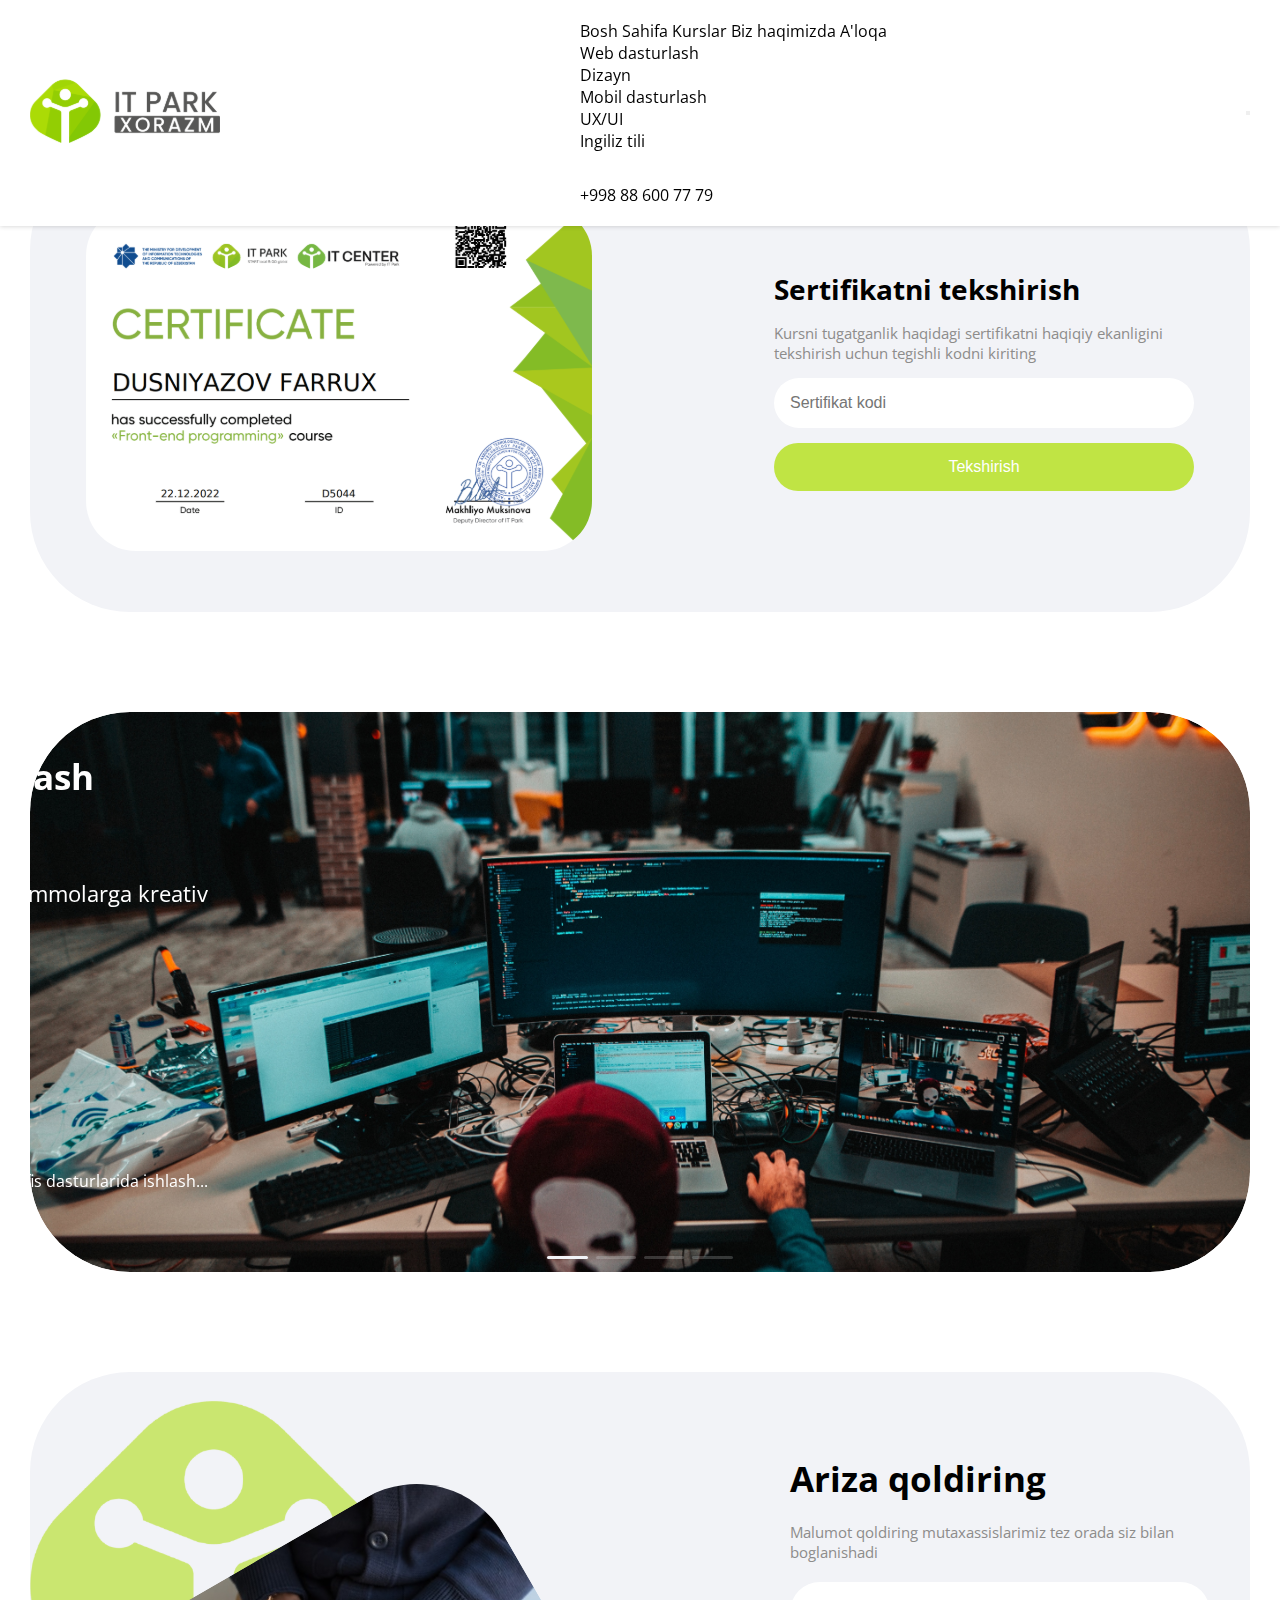
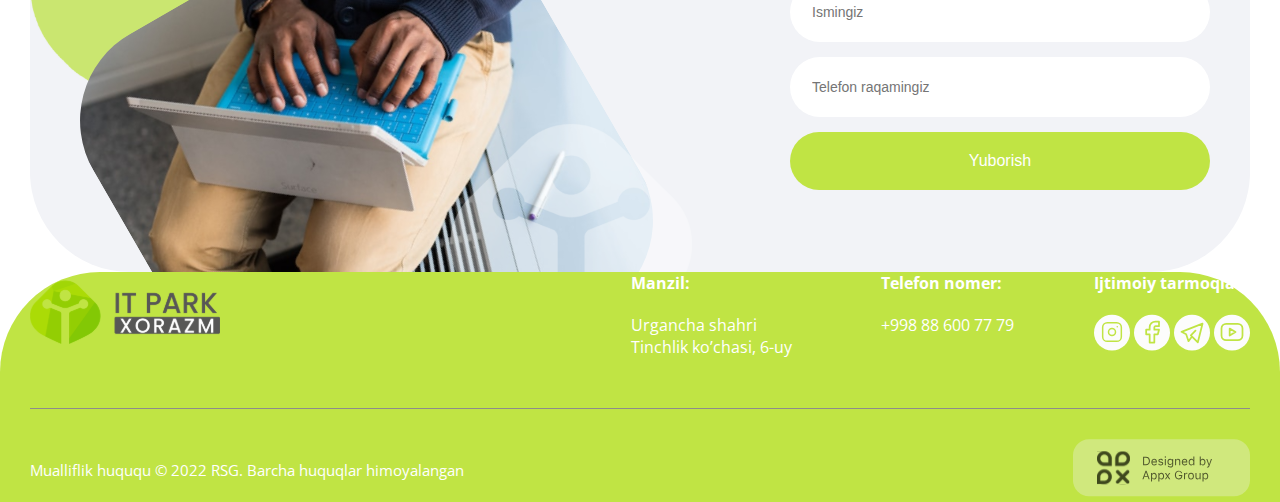
<file: check.html>
<!DOCTYPE html>
<html lang="en">
  <head>
    <meta charset="UTF-8" />
    <meta http-equiv="X-UA-Compatible" content="IE=edge" />
    <meta name="viewport" content="width=device-width, initial-scale=1.0" />
    <title>Document</title>
    <link rel="stylesheet" href="/style/main.css" />
    <link
      rel="stylesheet"
      href="https://cdn.jsdelivr.net/npm/swiper/swiper-bundle.min.css"
    />
  </head>
  <body>
    <div class="wrapper">
      <header class="header">
        <div class="container">
          <div class="header__container">
            <div class="header__left">
              <a href="./index.html" class="logo__link"
                ><img
                  src="./assets/icons/header-logo.svg"
                  alt="logo"
                  class="header__logo"
              /></a>
            </div>
            <div class="header__right">
              <nav class="header__navbar">
                <a href="#home" class="header__link" id="link">Bosh Sahifa</a>
                <a href="#courses" class="header__link" id="link">Kurslar</a>
                <a href="#aboutus" class="header__link" id="link"
                  >Biz haqimizda</a
                >
                <a href="#application" class="header__link" id="link">A'loqa</a>
                <div class="header__lessons">
                  <a href="#" class="lessons" id="link">Web dasturlash</a>
                  <a href="#" class="lessons" id="link">Dizayn</a>
                  <a href="#" class="lessons" id="link">Mobil dasturlash</a>
                  <a href="#" class="lessons" id="link">UX/UI</a>
                  <a href="#" class="lessons" id="link">Ingiliz tili</a>
                </div>
                <a href="tel:+998886007779" class="header__link" id="link">
                  <svg
                    class="header__phone"
                    width="18"
                    height="19"
                    viewBox="0 0 18 19"
                    fill="none"
                    xmlns="http://www.w3.org/2000/svg"
                  >
                    <path
                      d="M16.23 12.76L13.69 12.47C13.08 12.4 12.48 12.61 12.05 13.04L10.21 14.88C7.37998 13.44 5.05998 11.13 3.61998 8.29001L5.46998 6.44001C5.89998 6.01001 6.10998 5.41001 6.03998 4.80001L5.74998 2.28001C5.62998 1.27001 4.77998 0.51001 3.75998 0.51001H2.02998C0.89998 0.51001 -0.0400204 1.45001 0.0299796 2.58001C0.55998 11.12 7.38998 17.94 15.92 18.47C17.05 18.54 17.99 17.6 17.99 16.47V14.74C18 13.73 17.24 12.88 16.23 12.76Z"
                      fill="#555351"
                    />
                  </svg>
                  +998 88 600 77 79
                </a>
              </nav>
            </div>
            <button class="header__btn" id="burger">
              <span class="btn"></span><span class="btn"></span
              ><span class="btn"></span>
            </button>
          </div>
        </div>
      </header>
      <main class="main">
        <section class="check__serificate">
          <div class="container">
            <div class="check__content">
              <div class="sertificate__img">
                <img
                  class="sertificate__picture"
                  src="./assets/images/Rectangle 170.svg"
                  alt="image"
                />
              </div>
              <div class="check__form">
                <form action="" class="form">
                  <h1 class="form__title">Sertifikatni tekshirish</h1>
                  <p class="form__text">
                    Kursni tugatganlik haqidagi sertifikatni haqiqiy ekanligini
                    tekshirish uchun tegishli kodni kiriting
                  </p>
                  <input
                    id="checkInput"
                    class="form__input"
                    type="text"
                    placeholder="Sertifikat kodi"
                  />
                  <p id="checkError" class="check__error">
                    Bunday sertifikat mavjus emas
                  </p>
                  <button id="checkSubmit" class="form__submit">
                    Tekshirish
                  </button>
                </form>
              </div>
            </div>
          </div>
        </section>
        <section class="aboutus" id="aboutus">
          <div class="container">
            <div class="aboutus__container">
              <div class="aboutus__top">
                <div>
                  <h1 class="aboutus__title">IT Parkda dastulash kurslari</h1>
                  <p class="aboutus__text">
                    Dasturlashni o’rganib, muammolarga kreativ yechim berishni
                    o’rganisng
                  </p>
                </div>
                <div>
                  <p class="aboutus__subtext">
                    Web dasturlash; Mahsulot dizayni: Ofis dasturlarida
                    ishlash...
                  </p>
                </div>
              </div>
              <div class="swiper mySwiper swiper__container">
                <div class="swiper-wrapper">
                  <div class="swiper-slide">
                    <img
                      class="slide-image"
                      src="./assets/images/swiper-1/arian-darvishi-wh-RPfR_3_M-unsplash.jpg"
                      alt=""
                    />
                  </div>
                  <div class="swiper-slide">
                    <img
                      class="slide-image"
                      src="./assets/images/swiper-1/arian-darvishi-wh-RPfR_3_M-unsplash.jpg"
                      alt=""
                    />
                  </div>
                  <div class="swiper-slide">
                    <img
                      class="slide-image"
                      src="./assets/images/swiper-1/arian-darvishi-wh-RPfR_3_M-unsplash.jpg"
                      alt=""
                    />
                  </div>
                  <div class="swiper-slide">
                    <img
                      class="slide-image"
                      src="./assets/images/swiper-1/arian-darvishi-wh-RPfR_3_M-unsplash.jpg"
                      alt=""
                    />
                  </div>
                </div>
                <div class="swiper-pagination"></div>
              </div>
            </div>
          </div>
        </section>
      </main>
      <footer class="footer">
        <div class="footer__top" id="application">
          <div class="container">
            <div class="top__container">
              <div class="footer__images">
                <img
                  src="./assets/icons/itpark-green-emblema.svg"
                  alt="logo"
                  class="footer__gren-logo"
                />
                <img
                  src="./assets/images/Rectangle 3 (2).png"
                  alt="image"
                  class="footer__image"
                />
                <img
                  src="./assets/icons/itpark-emblema.svg"
                  alt="logo"
                  class="footer__white-logo"
                />
              </div>
              <div class="footer__application" id="application">
                <h1 class="application__title">Ariza qoldiring</h1>
                <p class="application__text">
                  Malumot qoldiring mutaxassislarimiz tez orada siz bilan
                  boglanishadi
                </p>
                <form class="application__input">
                  <input
                    id="inputName"
                    class="input__name"
                    type="text"
                    placeholder="Ismingiz"
                  />
                  <p id="errorName" class="input__error">Ismni kiriting !</p>
                  <p id="errorNametext" class="input__error">
                    Iltimos faqat ism kiriting !
                  </p>
                  <input
                    id="inputTel"
                    class="input__tel"
                    type="tel"
                    placeholder="Telefon raqamingiz"
                  />
                  <p id="errortelnum" class="input__error">
                    Iltimos faqat raqam kiriting!
                  </p>
                  <p id="errorTel" class="input__error">
                    Telefon raqam uzunligi 19 bo'lishi kerak !
                  </p>
                  <button id="submitBtn" class="input__submit">Yuborish</button>
                </form>
              </div>
            </div>
          </div>
        </div>
        <div class="footer__down">
          <div class="container">
            <div class="down__container">
              <div class="footer__navbar">
                <div class="footer__left">
                  <img
                    class="footer__logo"
                    src="./assets/icons/header-logo.svg"
                    alt="image"
                  />
                </div>
                <div class="footer__right">
                  <div class="about__location">
                    <h4 class="footer__title">Manzil:</h4>
                    <a href="#" class="location__link"
                      >Urgancha shahri Tinchlik ko’chasi, 6-uy
                    </a>
                  </div>
                  <div class="about__telephone">
                    <h4 class="footer__title">Telefon nomer:</h4>
                    <a href="tel:+998886007779" class="telephone__link"
                      >+998 88 600 77 79</a
                    >
                  </div>
                  <div class="about__sm">
                    <div class="sm__title">
                      <h4 class="footer__title">Ijtimoiy tarmoqlar</h4>
                    </div>
                    <div class="sm__links">
                      <svg
                        class="insta__icon"
                        width="36"
                        height="37"
                        viewBox="0 0 36 37"
                        fill="none"
                        xmlns="http://www.w3.org/2000/svg"
                      >
                        <ellipse
                          cx="18"
                          cy="18.6349"
                          rx="18"
                          ry="17.9299"
                          fill="#FCFCFC"
                        />
                        <g clip-path="url(#clip0_127_471)">
                          <path
                            d="M22.667 8.66675H13.3337C10.7563 8.66675 8.66699 10.7561 8.66699 13.3334V22.6667C8.66699 25.2441 10.7563 27.3334 13.3337 27.3334H22.667C25.2443 27.3334 27.3337 25.2441 27.3337 22.6667V13.3334C27.3337 10.7561 25.2443 8.66675 22.667 8.66675Z"
                            stroke="#C0E444"
                            stroke-width="1.5"
                            stroke-linecap="round"
                            stroke-linejoin="round"
                          />
                          <path
                            d="M18 21.5C19.933 21.5 21.5 19.933 21.5 18C21.5 16.067 19.933 14.5 18 14.5C16.067 14.5 14.5 16.067 14.5 18C14.5 19.933 16.067 21.5 18 21.5Z"
                            stroke="#C0E444"
                            stroke-width="1.5"
                            stroke-linecap="round"
                            stroke-linejoin="round"
                          />
                          <path
                            d="M23.25 12.75V12.751"
                            stroke="#C0E444"
                            stroke-width="1.5"
                            stroke-linecap="round"
                            stroke-linejoin="round"
                          />
                        </g>
                        <defs>
                          <clipPath id="clip0_127_471">
                            <rect
                              width="28"
                              height="27.8909"
                              fill="white"
                              transform="translate(4 4.6897)"
                            />
                          </clipPath>
                        </defs>
                      </svg>
                      <svg
                        class="facebook__icon"
                        width="36"
                        height="37"
                        viewBox="0 0 36 37"
                        fill="none"
                        xmlns="http://www.w3.org/2000/svg"
                      >
                        <ellipse
                          cx="18"
                          cy="18.6349"
                          rx="18"
                          ry="17.9299"
                          fill="#FCFCFC"
                        />
                        <g clip-path="url(#clip0_127_478)">
                          <path
                            d="M12.167 15.6667V20.3333H15.667V28.5H20.3337V20.3333H23.8337L25.0003 15.6667H20.3337V13.3333C20.3337 13.0239 20.4566 12.7272 20.6754 12.5084C20.8942 12.2896 21.1909 12.1667 21.5003 12.1667H25.0003V7.5H21.5003C19.9532 7.5 18.4695 8.11458 17.3755 9.20854C16.2816 10.3025 15.667 11.7862 15.667 13.3333V15.6667H12.167Z"
                            stroke="#C0E444"
                            stroke-width="1.75"
                            stroke-linecap="round"
                            stroke-linejoin="round"
                          />
                        </g>
                        <defs>
                          <clipPath id="clip0_127_478">
                            <rect
                              width="28"
                              height="27.8909"
                              fill="white"
                              transform="translate(4 4.6897)"
                            />
                          </clipPath>
                        </defs>
                      </svg>
                      <svg
                        class="telegram__icon"
                        width="36"
                        height="37"
                        viewBox="0 0 36 37"
                        fill="none"
                        xmlns="http://www.w3.org/2000/svg"
                      >
                        <ellipse
                          cx="18"
                          cy="18.6349"
                          rx="18"
                          ry="17.9299"
                          fill="#FCFCFC"
                        />
                        <g clip-path="url(#clip0_127_483)">
                          <path
                            d="M21.5 16.6667L16.8333 21.3334L23.8333 28.3334L28.5 9.66675L7.5 17.8334L12.1667 20.1667L14.5 27.1667L18 22.5001"
                            stroke="#C0E444"
                            stroke-width="1.75"
                            stroke-linecap="round"
                            stroke-linejoin="round"
                          />
                        </g>
                        <defs>
                          <clipPath id="clip0_127_483">
                            <rect
                              width="28"
                              height="27.8909"
                              fill="white"
                              transform="translate(4 5.68579)"
                            />
                          </clipPath>
                        </defs>
                      </svg>
                      <svg
                        class="youtube__icon"
                        width="36"
                        height="37"
                        viewBox="0 0 36 37"
                        fill="none"
                        xmlns="http://www.w3.org/2000/svg"
                      >
                        <ellipse
                          cx="18"
                          cy="18.6349"
                          rx="18"
                          ry="17.9299"
                          fill="#FCFCFC"
                        />
                        <g clip-path="url(#clip0_127_488)">
                          <path
                            d="M23.8333 9.83325H12.1667C9.58934 9.83325 7.5 11.9226 7.5 14.4999V21.4999C7.5 24.0772 9.58934 26.1666 12.1667 26.1666H23.8333C26.4107 26.1666 28.5 24.0772 28.5 21.4999V14.4999C28.5 11.9226 26.4107 9.83325 23.8333 9.83325Z"
                            stroke="#C0E444"
                            stroke-width="1.75"
                            stroke-linecap="round"
                            stroke-linejoin="round"
                          />
                          <path
                            d="M15.667 14.5L21.5003 18L15.667 21.5V14.5Z"
                            stroke="#C0E444"
                            stroke-width="1.75"
                            stroke-linecap="round"
                            stroke-linejoin="round"
                          />
                        </g>
                        <defs>
                          <clipPath id="clip0_127_488">
                            <rect
                              width="28"
                              height="27.8909"
                              fill="white"
                              transform="translate(4 4.6897)"
                            />
                          </clipPath>
                        </defs>
                      </svg>
                    </div>
                  </div>
                </div>
              </div>
              <div class="footer__info">
                <div class="footer__rights">
                  <p class="rights__text">
                    Mualliflik huququ © 2022 RSG. Barcha huquqlar himoyalangan
                  </p>
                </div>
                <div class="footer__maker">
                  <svg
                    class="appx__logo"
                    width="177"
                    height="58"
                    viewBox="0 0 177 58"
                    fill="none"
                    xmlns="http://www.w3.org/2000/svg"
                    xmlns:xlink="http://www.w3.org/1999/xlink"
                  >
                    <g opacity="0.8" filter="url(#filter0_b_127_457)">
                      <rect
                        y="0.284424"
                        width="177"
                        height="57"
                        rx="16"
                        fill="#F2F3F7"
                        fill-opacity="0.4"
                      />
                      <g opacity="0.86">
                        <rect
                          x="24"
                          y="12.2844"
                          width="33"
                          height="33"
                          fill="url(#pattern0)"
                        />
                        <path
                          d="M70.0781 26.2844H72.9785C75.4922 26.2844 76.9688 24.72 76.9688 22.0598V22.0481C76.9688 19.3938 75.4863 17.8293 72.9785 17.8293H70.0781V26.2844ZM71.1328 25.3352V18.7786H72.9082C74.7832 18.7786 75.8906 19.9973 75.8906 22.0598V22.0715C75.8906 24.1282 74.7949 25.3352 72.9082 25.3352H71.1328ZM81.2461 26.3958C82.7344 26.3958 83.6367 25.552 83.8535 24.6965L83.8652 24.6497H82.8457L82.8223 24.7024C82.6523 25.0833 82.125 25.4875 81.2695 25.4875C80.1445 25.4875 79.4238 24.7258 79.3945 23.4192H83.9414V23.0208C83.9414 21.134 82.8984 19.8567 81.1816 19.8567C79.4648 19.8567 78.3516 21.1926 78.3516 23.1438V23.1497C78.3516 25.1301 79.4414 26.3958 81.2461 26.3958ZM81.1758 20.7649C82.1074 20.7649 82.7988 21.3567 82.9043 22.6047H79.4121C79.5234 21.4036 80.2383 20.7649 81.1758 20.7649ZM87.6914 26.3958C89.127 26.3958 90.2227 25.6165 90.2227 24.4915V24.4797C90.2227 23.5774 89.6484 23.0618 88.459 22.7747L87.4863 22.5403C86.7422 22.3586 86.4258 22.0891 86.4258 21.6614V21.6497C86.4258 21.093 86.9766 20.7063 87.7266 20.7063C88.4883 20.7063 88.9805 21.052 89.1152 21.55H90.1172C89.9766 20.5188 89.0566 19.8567 87.7324 19.8567C86.3906 19.8567 85.3828 20.6477 85.3828 21.6965V21.7024C85.3828 22.6106 85.916 23.1262 87.0996 23.4075L88.0781 23.6418C88.8574 23.8293 89.1797 24.1282 89.1797 24.5559V24.5676C89.1797 25.1418 88.5762 25.5461 87.7266 25.5461C86.918 25.5461 86.4141 25.2004 86.2441 24.6731H85.2012C85.3184 25.7161 86.2852 26.3958 87.6914 26.3958ZM92.3438 18.7493C92.7305 18.7493 93.0469 18.4329 93.0469 18.0461C93.0469 17.6594 92.7305 17.343 92.3438 17.343C91.957 17.343 91.6406 17.6594 91.6406 18.0461C91.6406 18.4329 91.957 18.7493 92.3438 18.7493ZM91.8281 26.2844H92.8477V19.968H91.8281V26.2844ZM97.3711 28.511C99.0938 28.511 100.184 27.6086 100.184 26.1965V19.968H99.1641V21.011H99.0938C98.707 20.2961 98.0156 19.8567 97.125 19.8567C95.4727 19.8567 94.4531 21.1399 94.4531 22.9094V22.9211C94.4531 24.6907 95.4668 25.9563 97.1016 25.9563C97.9688 25.9563 98.6836 25.5637 99.082 24.8665H99.1758V26.1438C99.1758 27.0754 98.502 27.6086 97.3711 27.6086C96.4629 27.6086 95.9004 27.2688 95.7891 26.7883L95.7832 26.7825H94.7285L94.7168 26.7883C94.875 27.8254 95.8477 28.511 97.3711 28.511ZM97.3242 25.054C96.1523 25.054 95.4961 24.175 95.4961 22.9211V22.9094C95.4961 21.6555 96.1523 20.759 97.3242 20.759C98.4902 20.759 99.1992 21.6555 99.1992 22.9094V22.9211C99.1992 24.175 98.4961 25.054 97.3242 25.054ZM102.082 26.2844H103.102V22.5461C103.102 21.4387 103.74 20.759 104.748 20.759C105.756 20.759 106.225 21.304 106.225 22.4407V26.2844H107.244V22.1946C107.244 20.6946 106.453 19.8567 105.035 19.8567C104.104 19.8567 103.512 20.2493 103.195 20.9172H103.102V19.968H102.082V26.2844ZM111.668 26.3958C113.156 26.3958 114.059 25.552 114.275 24.6965L114.287 24.6497H113.268L113.244 24.7024C113.074 25.0833 112.547 25.4875 111.691 25.4875C110.566 25.4875 109.846 24.7258 109.816 23.4192H114.363V23.0208C114.363 21.134 113.32 19.8567 111.604 19.8567C109.887 19.8567 108.773 21.1926 108.773 23.1438V23.1497C108.773 25.1301 109.863 26.3958 111.668 26.3958ZM111.598 20.7649C112.529 20.7649 113.221 21.3567 113.326 22.6047H109.834C109.945 21.4036 110.66 20.7649 111.598 20.7649ZM118.277 26.3958C119.156 26.3958 119.859 25.9797 120.246 25.2766H120.34V26.2844H121.359V17.4602H120.34V20.9641H120.246C119.9 20.2903 119.145 19.8567 118.277 19.8567C116.672 19.8567 115.629 21.1399 115.629 23.1204V23.1321C115.629 25.1008 116.678 26.3958 118.277 26.3958ZM118.512 25.4934C117.357 25.4934 116.672 24.6028 116.672 23.1321V23.1204C116.672 21.6497 117.357 20.759 118.512 20.759C119.66 20.759 120.363 21.6614 120.363 23.1204V23.1321C120.363 24.5911 119.66 25.4934 118.512 25.4934ZM129.832 26.3958C131.432 26.3958 132.48 25.1008 132.48 23.1321V23.1204C132.48 21.1399 131.438 19.8567 129.832 19.8567C128.965 19.8567 128.209 20.2903 127.863 20.9641H127.77V17.4602H126.75V26.2844H127.77V25.2766H127.863C128.25 25.9797 128.953 26.3958 129.832 26.3958ZM129.598 25.4934C128.449 25.4934 127.746 24.5911 127.746 23.1321V23.1204C127.746 21.6614 128.449 20.759 129.598 20.759C130.752 20.759 131.438 21.6497 131.438 23.1204V23.1321C131.438 24.6028 130.752 25.4934 129.598 25.4934ZM134.367 28.4993C135.486 28.4993 136.008 28.0891 136.529 26.6711L138.996 19.968H137.924L136.195 25.1653H136.102L134.367 19.968H133.277L135.615 26.2903L135.498 26.6653C135.27 27.3918 134.918 27.6555 134.338 27.6555C134.197 27.6555 134.039 27.6497 133.916 27.6262V28.4641C134.057 28.4875 134.232 28.4993 134.367 28.4993ZM69.4043 40.2844H70.5117L71.3613 37.8645H74.7246L75.5742 40.2844H76.6816L73.5645 31.8293H72.5215L69.4043 40.2844ZM72.9961 33.1946H73.0898L74.4141 36.968H71.6719L72.9961 33.1946ZM78.0352 42.3938H79.0547V39.2883H79.1484C79.4941 39.9622 80.25 40.3958 81.1172 40.3958C82.7227 40.3958 83.7656 39.1125 83.7656 37.1321V37.1204C83.7656 35.1516 82.7168 33.8567 81.1172 33.8567C80.2383 33.8567 79.5352 34.2727 79.1484 34.9758H79.0547V33.968H78.0352V42.3938ZM80.8828 39.4934C79.7344 39.4934 79.0312 38.5911 79.0312 37.1321V37.1204C79.0312 35.6614 79.7344 34.759 80.8828 34.759C82.0371 34.759 82.7227 35.6497 82.7227 37.1204V37.1321C82.7227 38.6028 82.0371 39.4934 80.8828 39.4934ZM85.3594 42.3938H86.3789V39.2883H86.4727C86.8184 39.9622 87.5742 40.3958 88.4414 40.3958C90.0469 40.3958 91.0898 39.1125 91.0898 37.1321V37.1204C91.0898 35.1516 90.041 33.8567 88.4414 33.8567C87.5625 33.8567 86.8594 34.2727 86.4727 34.9758H86.3789V33.968H85.3594V42.3938ZM88.207 39.4934C87.0586 39.4934 86.3555 38.5911 86.3555 37.1321V37.1204C86.3555 35.6614 87.0586 34.759 88.207 34.759C89.3613 34.759 90.0469 35.6497 90.0469 37.1204V37.1321C90.0469 38.6028 89.3613 39.4934 88.207 39.4934ZM91.8867 40.2844H93.0293L94.5293 37.8997H94.623L96.1172 40.2844H97.3125L95.1387 37.0852L97.2832 33.968H96.1406L94.6582 36.3176H94.5645L93.0645 33.968H91.8633L94.0488 37.1262L91.8867 40.2844ZM105.691 40.4836C107.854 40.4836 109.283 39.1008 109.283 37.0149V35.9836H105.855V36.9094H108.229V37.1145C108.229 38.5442 107.209 39.511 105.697 39.511C103.998 39.511 102.938 38.1868 102.938 36.0598V36.0481C102.938 33.9504 104.016 32.6028 105.691 32.6028C106.951 32.6028 107.801 33.2004 108.146 34.2903L108.164 34.3489H109.23L109.219 34.2903C108.885 32.6848 107.566 31.6301 105.691 31.6301C103.377 31.6301 101.859 33.3821 101.859 36.0481V36.0598C101.859 38.761 103.354 40.4836 105.691 40.4836ZM111.023 40.2844H112.043V36.3704C112.043 35.4446 112.734 34.8293 113.707 34.8293C113.93 34.8293 114.123 34.8528 114.334 34.8879V33.8977C114.234 33.8801 114.018 33.8567 113.824 33.8567C112.969 33.8567 112.377 34.2434 112.137 34.9055H112.043V33.968H111.023V40.2844ZM118.014 40.3958C119.812 40.3958 120.926 39.1536 120.926 37.1321V37.1204C120.926 35.093 119.812 33.8567 118.014 33.8567C116.215 33.8567 115.102 35.093 115.102 37.1204V37.1321C115.102 39.1536 116.215 40.3958 118.014 40.3958ZM118.014 39.4934C116.818 39.4934 116.145 38.6204 116.145 37.1321V37.1204C116.145 35.6262 116.818 34.759 118.014 34.759C119.209 34.759 119.883 35.6262 119.883 37.1204V37.1321C119.883 38.6204 119.209 39.4934 118.014 39.4934ZM124.623 40.3958C125.549 40.3958 126.188 40.0149 126.498 39.3411H126.592V40.2844H127.611V33.968H126.592V37.7063C126.592 38.8137 126 39.4934 124.887 39.4934C123.879 39.4934 123.469 38.9485 123.469 37.8118V33.968H122.449V38.0579C122.449 39.552 123.188 40.3958 124.623 40.3958ZM129.516 42.3938H130.535V39.2883H130.629C130.975 39.9622 131.73 40.3958 132.598 40.3958C134.203 40.3958 135.246 39.1125 135.246 37.1321V37.1204C135.246 35.1516 134.197 33.8567 132.598 33.8567C131.719 33.8567 131.016 34.2727 130.629 34.9758H130.535V33.968H129.516V42.3938ZM132.363 39.4934C131.215 39.4934 130.512 38.5911 130.512 37.1321V37.1204C130.512 35.6614 131.215 34.759 132.363 34.759C133.518 34.759 134.203 35.6497 134.203 37.1204V37.1321C134.203 38.6028 133.518 39.4934 132.363 39.4934Z"
                          fill="#1C1917"
                        />
                      </g>
                    </g>
                    <defs>
                      <filter
                        id="filter0_b_127_457"
                        x="-16"
                        y="-15.7156"
                        width="209"
                        height="89"
                        filterUnits="userSpaceOnUse"
                        color-interpolation-filters="sRGB"
                      >
                        <feFlood
                          flood-opacity="0"
                          result="BackgroundImageFix"
                        />
                        <feGaussianBlur
                          in="BackgroundImageFix"
                          stdDeviation="8"
                        />
                        <feComposite
                          in2="SourceAlpha"
                          operator="in"
                          result="effect1_backgroundBlur_127_457"
                        />
                        <feBlend
                          mode="normal"
                          in="SourceGraphic"
                          in2="effect1_backgroundBlur_127_457"
                          result="shape"
                        />
                      </filter>
                      <pattern
                        id="pattern0"
                        patternContentUnits="objectBoundingBox"
                        width="1"
                        height="1"
                      >
                        <use
                          xlink:href="#image0_127_457"
                          transform="scale(0.00045977 0.000456621)"
                        />
                      </pattern>
                      <image
                        id="image0_127_457"
                        width="2190"
                        height="2190"
                        xlink:href="[data-uri]"
                      />
                    </defs>
                  </svg>
                </div>
              </div>
            </div>
          </div>
        </div>
      </footer>
    </div>
    <script src="https://cdn.jsdelivr.net/npm/swiper/swiper-bundle.min.js"></script>
    <script src="./js/main.js"></script>
    <script src="./js/check.js"></script>
  </body>
</html>
</file>
<file: style/main.css>
@import url("https://fonts.googleapis.com/css2?family=Open+Sans:wght@300;400;500;600;700;800&display=swap");
* {
  margin: 0;
  padding: 0;
  box-sizing: border-box;
  outline: none;
  scroll-behavior: smooth;
}

body {
  font-family: "Open Sans", sans-serif;
  background-color: #ffffff;
  overflow-x: hidden !important;
  color: inherit;
}
body.active {
  overflow-y: hidden;
}

ul,
ol {
  list-style: none;
}

a {
  text-decoration: none;
  color: inherit;
}

button {
  cursor: pointer;
}

.container {
  max-width: 1260px;
  width: 100%;
  padding-inline: 20px;
  margin: 0 auto;
}

.header {
  box-shadow: 0px 0px 5px rgba(0, 0, 0, 0.2);
  background: #ffffff;
  width: 100%;
  padding-block: 20px;
  position: fixed;
  z-index: 100;
}
.header__container {
  display: flex;
  align-items: center;
  justify-content: space-between;
}
.header__center {
  margin-inline: 5px;
}
.header__phone {
  display: flex;
  align-items: flex-end;
  justify-content: space-between;
  gap: 8px;
  padding: 16px 32px;
  color: rgb(28, 25, 23);
  border-radius: 100px;
  transition: 0.5s;
}
.header__phone:hover {
  background-color: rgb(192, 228, 68);
  color: #ffffff;
}

.navbar {
  display: flex;
  align-items: center;
  justify-content: space-between;
  display: none;
  gap: calc(10px + 30 * (100vw - 320px) / 1260);
}
.navbar__link {
  padding: 16px 32px;
  color: rgb(28, 25, 23);
  border-radius: 100px;
  transition: 0.5s;
}
.navbar__link:hover {
  background-color: rgb(192, 228, 68);
  color: #ffffff;
}

.lessons {
  display: flex;
  align-items: center;
  justify-content: space-between;
  gap: calc(10px + 10 * (100vw - 320px) / 1260);
}
.lessons__item {
  padding: 16px 32px;
  background-color: rgb(242, 243, 247);
  border-radius: 100px;
}

.home {
  padding-top: 164px;
}
.home__container {
  display: flex;
  align-items: center;
  justify-content: space-between;
  flex-direction: column;
  height: 100%;
}
.home__top {
  display: flex;
  align-items: center;
  justify-content: space-between;
  width: 100%;
  gap: 10px;
}
.home__title .title__name {
  font-size: calc(25px + 2.7777777778vw);
}
.home__title .title__subtitle {
  margin-top: 20px;
  font-size: calc(16px + 0.7142857143vw);
  color: rgb(141, 140, 139);
}
.home__swiper {
  position: relative;
}
.home__logo {
  position: absolute;
  right: -90px;
  bottom: 0;
  z-index: 2;
  width: calc(90px + 11.9047619048vw) !important;
}
.home__greenlogo {
  position: absolute;
  left: -10px;
  z-index: 2;
  width: calc(50px + 5.5555555556vw);
}
.home__down {
  margin-top: 40px;
  display: flex;
  align-items: center;
  justify-content: space-between;
  width: 100%;
  gap: 50px;
}
.home__application {
  background-color: rgb(28, 25, 23);
  border: 2px solid rgb(28, 25, 23);
  border-radius: 100px;
  transition: all 0.5s;
}
.home__application .application__link {
  display: flex;
  align-items: center;
  justify-content: space-between;
  padding-block: calc(14px + 0.7936507937vw);
  padding-inline: calc(20px + 0.9523809524vw);
  font-size: calc(12px + 0.3968253968vw);
  color: #ffffff;
  gap: 10px;
}
.home__application .application__icon {
  width: calc(15px + 1.9841269841vw) !important;
}
.home__application:hover {
  background-color: rgb(242, 243, 247);
}
.home__application:hover .application__link {
  color: rgb(28, 25, 23);
}
.home__application:hover .application__icon path {
  fill: rgb(28, 25, 23);
}
.home__hashtags {
  display: flex;
  align-items: center;
  justify-content: flex-start;
  flex-wrap: wrap;
  max-width: 600px;
  width: 100%;
}
.home__hashtags .hashtag__item {
  color: rgb(28, 25, 23);
  margin: 5px;
  padding-block: calc(8px + 0.6349206349vw);
  padding-inline: calc(15px + 1.1904761905vw);
  font-size: calc(10px + 0.3968253968vw);
  background-color: rgb(242, 243, 247);
  border-radius: 100px;
}
@media screen and (max-width: 930px) {
  .home__top {
    flex-direction: column;
    gap: 30px;
  }
  .home__logo {
    right: -60px;
  }
  .home__down {
    flex-direction: column;
    align-items: flex-start;
  }
  .home .swiper-img {
    border-radius: calc(35px + 1.9841269841vw);
  }
}
@media screen and (max-width: 640px) {
  .home {
    padding-top: 80px;
  }
  .home__logo {
    right: 10px;
    bottom: -5px;
  }
  .home__greenlogo {
    left: 40px;
    top: 0;
  }
  .home__swiper {
    width: 100%;
  }
  .home .swiper-img {
    width: 100%;
    height: 250px;
  }
  .home .mySwiper {
    width: 100%;
  }
}

.mySwiper {
  width: 600px;
  margin: 0 auto;
  border-radius: 100px;
  display: flex;
  align-items: center;
  justify-content: center;
}
@media screen and (max-width: 930px) {
  .mySwiper {
    border-radius: calc(35px + 1.9841269841vw);
  }
}

.swiper-slide {
  width: 100%;
  height: 350px;
  display: flex !important;
  align-items: center;
  justify-content: center;
}

.swiper-img {
  max-width: 600px;
  width: 100%;
  height: 350px;
  border-radius: 100px;
  -o-object-fit: cover;
     object-fit: cover;
  display: flex;
  align-items: center;
  justify-content: center;
}

.swiper-pagination-clickable .swiper-pagination-bullet {
  width: calc(15px + 1.9841269841vw);
  height: 2.5px;
  background-color: rgb(242, 243, 247);
  border-radius: 10px;
}

.benefits {
  margin-block: 90px;
}
.benefits__top {
  margin-bottom: 40px;
}
.benefits__title {
  font-size: calc(25px + 0.7936507937vw);
}
.benefits__down {
  display: grid;
  grid-template-columns: auto;
  grid-template-rows: auto;
  gap: 30px;
  justify-items: center;
}
.benefits__card {
  display: flex;
  align-items: flex-start;
  justify-content: space-between;
  flex-direction: column;
  background-color: #f2f3f7;
  border-radius: 70px;
  padding: 20px;
  min-height: 380px;
  overflow: hidden;
  position: relative;
}
@media screen and (min-width: 940px) {
  .benefits__card {
    max-width: 380px !important;
    width: 100%;
  }
}
.benefits .card__top {
  display: flex;
  align-items: flex-start;
  justify-content: space-between;
  padding: 10px;
}
.benefits .card__number {
  font-size: 30px;
}
.benefits .card__img {
  border-radius: 70px;
  position: absolute;
  width: 230px;
  height: 230px;
  right: -20px;
  top: -30px;
}
.benefits .card__info {
  padding: 10px;
}
.benefits .card__title {
  font-size: calc(23px + 0.3968253968vw);
  margin-block: 10px;
}
.benefits .card__text {
  color: rgb(141, 140, 139);
}

.card__reverse {
  flex-direction: column-reverse;
  position: relative;
}
.card__reverse .card__img {
  position: absolute;
  right: -30px;
  top: 190px;
}
@media screen and (max-width: 650px) {
  .card__reverse .card__top {
    flex-direction: row-reverse;
  }
}

.card-1 {
  grid-column: 1/2;
  max-width: 1000px;
  width: 100%;
}

.card-2 {
  grid-column: 2/3;
  max-width: 1000px;
  width: 100%;
}

.card-3 {
  grid-column: 3/4;
  max-width: 1000px;
  width: 100%;
}

@media screen and (max-width: 940px) {
  .card-3 {
    grid-column: 1/2;
    grid-row: 2/3;
  }
}
@media screen and (max-width: 650px) {
  .card-2 {
    grid-column: 1/2;
    grid-row: 2/3;
    position: relative;
  }
  .card-2 .card__number {
    position: absolute;
    right: 30px;
    bottom: 40px;
  }
  .card-2 .card__img {
    left: -20px;
    top: 160px;
  }
  .card-3 {
    grid-column: 1/2;
    grid-row: 3/4;
  }
}
.courses {
  scroll-margin-top: 140px;
  position: relative;
}
.courses__container {
  display: flex;
  align-items: flex-start;
  justify-content: space-between;
}
.courses__sidebar {
  position: -webkit-sticky;
  position: sticky;
  top: 80px;
  margin-right: 20px;
}
.courses__title {
  margin-block: 48px;
  font-size: calc(25px + 0.7936507937vw);
}
.courses__types {
  display: flex;
  align-items: flex-start;
  justify-content: space-between;
  flex-direction: column;
  max-height: 1000px;
}
.courses__name {
  padding-block: calc(10px + 0.4761904762vw);
  padding-inline: calc(20px + 0.9523809524vw);
  margin: calc(5px + 0.3968253968vw);
  font-size: calc(10px + 0.3968253968vw);
  color: rgb(28, 25, 23);
  background-color: rgb(242, 243, 247);
  border-radius: 100px;
  transition: all 0.5s;
}
.courses__name:hover {
  background-color: rgb(28, 25, 23);
  color: #ffffff;
}
.courses .other__courses {
  display: flex;
  align-items: center;
  justify-content: space-between;
  flex-direction: column;
  height: 0;
  overflow: hidden;
}
.courses .see__more-btn {
  display: flex;
  align-items: center;
  justify-content: space-between;
  padding-block: calc(10px + 0.4761904762vw);
  padding-inline: calc(20px + 0.9523809524vw);
  margin: calc(5px + 0.3968253968vw);
  font-size: calc(10px + 0.3968253968vw);
  color: rgb(141, 140, 139);
  border: transparent;
  background-color: rgb(242, 243, 247);
  border-radius: 100px;
  transition: all 0.5s;
}
.courses .see__more-btn .more__icon {
  margin-left: 10px;
  rotate: 90deg;
  height: 12px;
}
.courses .see__more-btn .more__icon path {
  transition: 0.5s;
}
.courses .see__more-btn:hover {
  background-color: rgb(28, 25, 23);
  color: #ffffff;
}
.courses .see__more-btn:hover .more__icon path {
  fill: white;
}
.courses__types.more .other__courses {
  max-height: 1000px;
  height: 100%;
}
.courses__types.more .more__icon {
  rotate: 270deg !important;
}
.courses__article .article__card {
  display: flex;
  align-items: stretch;
  justify-content: space-between;
  flex-direction: column;
  background-color: #c0e444;
  border-radius: 100px;
  padding: 40px;
  max-width: 790px;
  width: 100%;
  min-height: 590px;
  height: 100%;
  position: relative;
  overflow: hidden;
}
.courses__article .article__card:not(:last-child) {
  margin-bottom: 30px;
}
.courses__article .article__top {
  display: flex;
  align-items: flex-start;
  justify-content: space-between;
  flex-direction: column;
  gap: 25px;
}
.courses__article .article__title {
  font-size: calc(20px + 0.5555555556vw);
  color: #ffffff;
}
.courses__article .article__text {
  color: #ffffff;
  max-width: 250px;
}
.courses__article .article__down {
  display: flex;
  align-items: flex-end;
  justify-content: space-between;
}
.courses__article .article__btn {
  display: flex;
  align-items: center;
  justify-content: space-between;
  padding-block: calc(14px + 0.7936507937vw);
  padding-inline: calc(20px + 0.9523809524vw);
  font-size: calc(10px + 0.5555555556vw);
  border: transparent;
  border-radius: 100px;
  background-color: rgb(242, 243, 247);
  color: rgb(28, 25, 23);
  gap: 10px;
  transition: 0.5s;
}
.courses__article .article__btn:hover {
  background-color: rgb(28, 25, 23);
  color: #ffffff;
}
.courses__article .article__btn:hover path {
  fill: rgb(242, 243, 247);
}
.courses__article .article__icon path {
  fill: rgb(28, 25, 23);
  transition: 0.5s;
}
.courses .article__img {
  position: absolute;
  right: -30px;
  bottom: -30px;
  border-radius: 100px;
  width: calc(190px + 12.6984126984vw);
}
@media screen and (max-width: 825px) {
  .courses__container {
    display: flex;
    align-items: center;
    justify-content: space-between;
    flex-direction: column;
  }
  .courses .article__card {
    border-radius: 70px;
  }
  .courses__sidebar {
    position: static;
    margin-bottom: 40px;
  }
  .courses__types {
    display: flex;
    align-items: center;
    justify-content: center;
    flex-direction: row;
    flex-wrap: wrap-reverse;
  }
  .courses .other__courses {
    display: flex;
    align-items: center;
    justify-content: center;
    flex-direction: row;
    flex-wrap: wrap;
    height: auto;
  }
  .courses .see__more-btn {
    display: none;
  }
}

.article-2 {
  background-color: #2dcacc !important;
}
.article-2 .article__top {
  display: flex;
  align-items: flex-start;
  justify-content: space-between;
}
.article-2 .article__down {
  flex-direction: row-reverse;
}
.article-2 .article__img {
  position: absolute;
  left: -30px !important;
}

.article-3 {
  background-color: #7f71b1 !important;
}

@media screen and (max-width: 550px) {
  .article__card {
    position: relative;
  }
  .article__btn {
    position: absolute;
    bottom: 36%;
    left: 40px;
    right: 40px;
  }
}
.aboutus {
  position: relative;
  margin-block: 100px;
  scroll-margin-top: 140px;
}
.aboutus__top {
  display: flex;
  align-items: flex-start;
  justify-content: space-between;
  flex-direction: column;
  max-width: 550px;
  width: 100%;
  height: 100%;
  padding: 40px;
  position: absolute;
  z-index: 2;
  color: #ffffff;
  transform: translate(-320px, 0px);
}
.aboutus__title {
  font-size: calc(25px + 0.7936507937vw);
  margin-bottom: 30px;
}
.aboutus__text {
  font-size: calc(12px + 0.7936507937vw);
}
.aboutus__subtext {
  padding-bottom: 40px;
}
.aboutus .swiper__container {
  max-width: 1220px;
  width: 100%;
  height: 560px;
}
.aboutus .swiper-wrapper {
  transition-duration: 900ms !important;
}
.aboutus .slide-image {
  width: 100%;
  height: 560px;
  border-radius: 100px;
  -o-object-fit: cover;
     object-fit: cover;
}

.check__top {
  margin-bottom: 50px;
}
.check__title {
  font-size: calc(25px + 0.5555555556vw);
}
.check__down {
  display: flex;
  align-items: stretch;
  justify-content: space-between;
  background-color: rgb(242, 243, 247);
  padding: 56px;
  border-radius: 100px;
  position: relative;
  overflow: hidden;
}
.check__info {
  display: flex;
  align-items: flex-start;
  justify-content: space-between;
  flex-direction: column;
  max-width: 500px;
  width: 100%;
}
.check__img {
  display: flex;
  align-items: center;
}
.check__picture {
  min-width: 230px;
  max-width: 410px;
  width: 100%;
  height: 230px;
  border-radius: 70px;
  -o-object-fit: cover;
     object-fit: cover;
}
.check__logo {
  rotate: 15deg;
  position: absolute;
  right: 30px;
  bottom: -95px;
}
@media screen and (max-width: 835px) {
  .check__down {
    display: flex;
    align-items: center;
    justify-content: space-between;
    flex-direction: column;
  }
}

.info__title {
  font-size: calc(20px + 0.7936507937vw);
  margin-bottom: 20px;
}
.info__link {
  border: 2px solid rgb(28, 25, 23);
  font-size: calc(15px + 0.3968253968vw);
  color: #ffffff;
  background-color: rgb(28, 25, 23);
  padding-inline: calc(14px + 0.7936507937vw);
  padding-block: calc(12px + 0.3968253968vw);
  border-radius: 100px;
  transition: 0.5s;
  margin-bottom: 30px;
}
.info__link:hover {
  background-color: rgb(242, 243, 247);
  color: rgb(28, 25, 23);
}
.info__link:hover .info__icon path {
  fill: rgb(28, 25, 23);
}
.info__icon {
  margin-left: 10px;
}
.info__icon path {
  transition: 0.5s;
}

.university {
  margin-top: 96px;
}
.university__container {
  display: flex;
  align-items: flex-start;
  justify-content: space-between;
  background-color: #00bfd5;
  border-radius: 100px;
  padding: 40px;
  min-height: 560px;
  overflow: hidden;
  position: relative;
}
.university__logos .itpu__logo {
  position: absolute;
  z-index: 3;
}
.university__logos .itpu__image {
  position: absolute;
  rotate: -30deg;
  border-radius: 100px;
  left: 10px;
  bottom: -20px;
}
.university__logos .itp__logo {
  position: absolute;
  left: 410px;
  bottom: 60px;
  rotate: 15deg;
}
.university__about {
  display: flex;
  align-items: flex-end;
  justify-content: space-between;
  flex-direction: column;
  text-align: right;
  gap: calc(15px + 0.7936507937vw);
  max-width: 500px;
}
@media screen and (max-width: 960px) {
  .university__container {
    align-items: center;
    flex-direction: column;
    border-radius: 70px;
    position: relative;
  }
  .university__about {
    display: flex;
    align-items: center;
    justify-content: space-between;
    flex-direction: column;
    text-align: center;
    gap: calc(15px + 0.7936507937vw);
    max-width: 500px;
  }
  .university__logos .itpu__logo {
    position: absolute;
    left: 40px;
    z-index: 3;
  }
  .university__logos .itpu__image {
    position: absolute;
    rotate: -5.59deg;
    width: 270px;
    border-radius: 100px;
    left: unset;
    top: -30px;
    right: -90px;
  }
  .university__logos .itp__logo {
    position: absolute;
    width: 160px;
    top: 130px;
    left: unset;
    right: 105px;
    rotate: 15deg;
  }
}

.about__title {
  color: #ffffff;
  font-size: calc(25px + 0.7936507937vw);
}
.about__text {
  color: #ffffff;
  font-size: calc(15px + 0.7936507937vw);
}
.about__link {
  color: rgb(28, 25, 23);
  font-size: calc(10px + 0.7936507937vw);
  padding-inline: calc(20px + 0.7936507937vw);
  padding-block: calc(10px + 0.4761904762vw);
  border-radius: 100px;
  background-color: rgb(242, 243, 247);
  transition: 0.5s;
}
.about__link .link__icon {
  margin-left: 10px;
}
.about__link .link__icon path {
  transition: 0.5s;
  fill: black;
}
.about__link:hover {
  background-color: rgb(28, 25, 23);
  color: #ffffff;
}
.about__link:hover path {
  fill: rgb(242, 243, 247);
}

.location {
  margin-block: 96px;
}
.location__map {
  max-width: 1220px;
  width: 100%;
  border: transparent;
  border-radius: 70px;
}

.footer__top {
  scroll-margin-top: 150px;
}
.footer .top__container {
  display: flex;
  align-items: center;
  justify-content: space-between;
  min-height: 500px;
  padding: 40px !important;
  background-color: rgb(242, 243, 247);
  border-radius: 100px;
  overflow: hidden;
  margin-bottom: -300px;
  position: relative;
}
.footer__images {
  position: relative;
}
.footer__gren-logo {
  position: absolute;
  width: 370px;
  bottom: -110px;
  left: -40px;
  z-index: 1;
}
.footer__image {
  position: absolute;
  rotate: -30deg;
  left: 60px;
  bottom: -385px;
  z-index: 2;
  border-radius: 100px;
}
.footer__white-logo {
  position: absolute;
  left: 380px;
  z-index: 4;
  top: 100px;
}
.footer__application {
  display: flex;
  align-items: flex-start;
  justify-content: space-between;
  flex-direction: column;
  max-width: 420px;
  gap: 20px;
}
@media screen and (max-width: 1120px) {
  .footer__gren-logo {
    position: absolute;
    width: 250px;
    bottom: -110px;
    left: -40px;
    z-index: 1;
  }
  .footer__image {
    position: absolute;
    rotate: -30deg;
    left: 60px;
    bottom: -335px;
    z-index: 2;
    width: 380px;
    border-radius: 100px;
  }
  .footer__white-logo {
    position: absolute;
    width: 200px;
    left: 300px;
    z-index: 4;
    top: 100px;
  }
}
@media screen and (max-width: 1020px) {
  .footer .top__container {
    display: flex;
    align-items: center;
    justify-content: space-between;
    flex-direction: column;
    min-height: 800px;
    border-radius: 70px;
  }
  .footer__gren-logo {
    position: absolute;
    width: 230px;
    top: -30px;
    right: 15px;
    left: unset;
    z-index: 1;
  }
  .footer__image {
    position: absolute;
    rotate: -30deg;
    left: unset;
    right: -190px;
    z-index: 1;
    top: 0;
    width: 300px;
    border-radius: 100px;
  }
  .footer__white-logo {
    position: absolute;
    width: 200px;
    left: unset;
    right: -240px;
    z-index: 4;
    top: 100px;
  }
}
.footer__down {
  background-color: rgb(192, 228, 68);
  border-top-right-radius: 100px;
  border-top-left-radius: 100px;
}
.footer__navbar {
  display: flex;
  align-items: center;
  justify-content: space-between;
  margin: 300px 0 30px 0;
  padding-bottom: 50px;
  border-bottom: 1px solid rgb(141, 140, 139);
}
.footer__right {
  display: flex;
  align-items: stretch;
  justify-content: space-between;
  gap: 80px;
}
.footer__title {
  color: #ffffff;
}
.footer__info {
  display: flex;
  align-items: center;
  justify-content: space-between;
}
.footer__rights {
  color: #ffffff;
  font-size: calc(10px + 0.3968253968vw);
}
.footer .about__location {
  max-width: 170px;
  display: flex;
  flex-direction: column;
  gap: 20px;
}
.footer .about__telephone {
  max-width: 150px;
  display: flex;
  flex-direction: column;
  gap: 20px;
}
.footer .about__sm {
  max-width: 180px;
  display: flex;
  flex-direction: column;
  gap: 20px;
}
.footer .location__link {
  color: #ffffff;
}
.footer .telephone__link {
  color: #ffffff;
}
.footer .insta__icon:hover {
  fill: white;
}
.footer .insta__icon:hover ellipse {
  fill: rgb(0, 136, 255);
}
.footer .insta__icon:hover path {
  stroke: red;
}
.footer .facebook__icon:hover {
  fill: white;
}
.footer .facebook__icon:hover ellipse {
  fill: rgb(0, 136, 255);
}
.footer .facebook__icon:hover path {
  stroke: rgb(49, 3, 255);
}
.footer .telegram__icon:hover {
  fill: white;
}
.footer .telegram__icon:hover ellipse {
  fill: rgb(0, 136, 255);
}
.footer .telegram__icon:hover path {
  stroke: rgb(49, 3, 255);
}
.footer .youtube__icon:hover {
  fill: white;
}
.footer .youtube__icon:hover ellipse {
  fill: rgb(0, 136, 255);
}
.footer .youtube__icon:hover path {
  stroke: red;
}
@media screen and (max-width: 875px) {
  .footer__navbar {
    flex-direction: column;
    gap: 20px;
  }
  .footer__right {
    flex-direction: column;
    text-align: center;
  }
  .footer__info {
    flex-direction: column;
    gap: 20px;
  }
}

.application__title {
  font-size: calc(25px + 0.7936507937vw);
}
.application__text {
  font-size: calc(10px + 0.3968253968vw);
  color: rgb(141, 140, 139);
}

.application__input {
  display: flex;
  align-items: center;
  justify-content: space-between;
  flex-direction: column;
  width: 100%;
  gap: 15px;
}
.application__input .input__error {
  font-size: 16px;
  color: red;
  display: none;
}
.application__input .input__name {
  width: 100% !important;
  padding: 20px;
  border: 2px solid transparent;
  border-radius: 100px;
  font-size: 14px;
}
.application__input .input__tel {
  width: 100%;
  padding: 20px;
  border: 2px solid transparent;
  border-radius: 100px;
  font-size: 14px;
}
.application__input .input__submit {
  width: 100%;
  padding: 20px;
  border: transparent;
  border-radius: 100px;
  font-size: 16px;
  background-color: rgb(192, 228, 68);
  color: #ffffff;
  transition: 0.5s;
}
.application__input .input__submit:hover {
  background-color: rgb(212, 236, 130);
}

.check__serificate {
  padding-top: 150px;
}
.check__content {
  display: flex;
  align-items: center;
  justify-content: space-between;
  background-color: #f2f3f7;
  border-radius: 100px;
  padding: 56px;
  gap: 30px;
}
.check__form {
  max-width: 420px;
}
.check__error {
  color: red;
  display: none;
}
@media screen and (max-width: 860px) {
  .check__content {
    display: flex;
    align-items: center;
    justify-content: space-between;
    flex-direction: column;
    border-radius: 50px;
  }
}

.sertificate__picture {
  border-radius: 50px;
  width: calc(100px + 31.746031746vw);
}

.form {
  display: flex;
  align-items: flex-start;
  justify-content: space-between;
  flex-direction: column;
  gap: 15px;
  width: 100%;
}
.form__title {
  font-size: calc(18px + 0.7936507937vw);
}
.form__text {
  font-size: calc(10px + 0.3968253968vw);
  color: rgb(141, 140, 139);
}
.form__input {
  width: 100%;
  padding: 15px;
  font-size: 16px;
  border: 1px solid transparent;
  border-radius: 100px;
}
.form__submit {
  width: 100%;
  padding: 15px;
  font-size: 16px;
  color: #ffffff;
  border: transparent;
  border-radius: 100px;
  background-color: rgb(192, 228, 68);
  transition: 0.5s;
}
.form__submit:hover {
  background-color: rgb(212, 236, 130);
}/*# sourceMappingURL=main.css.map */
</file>
